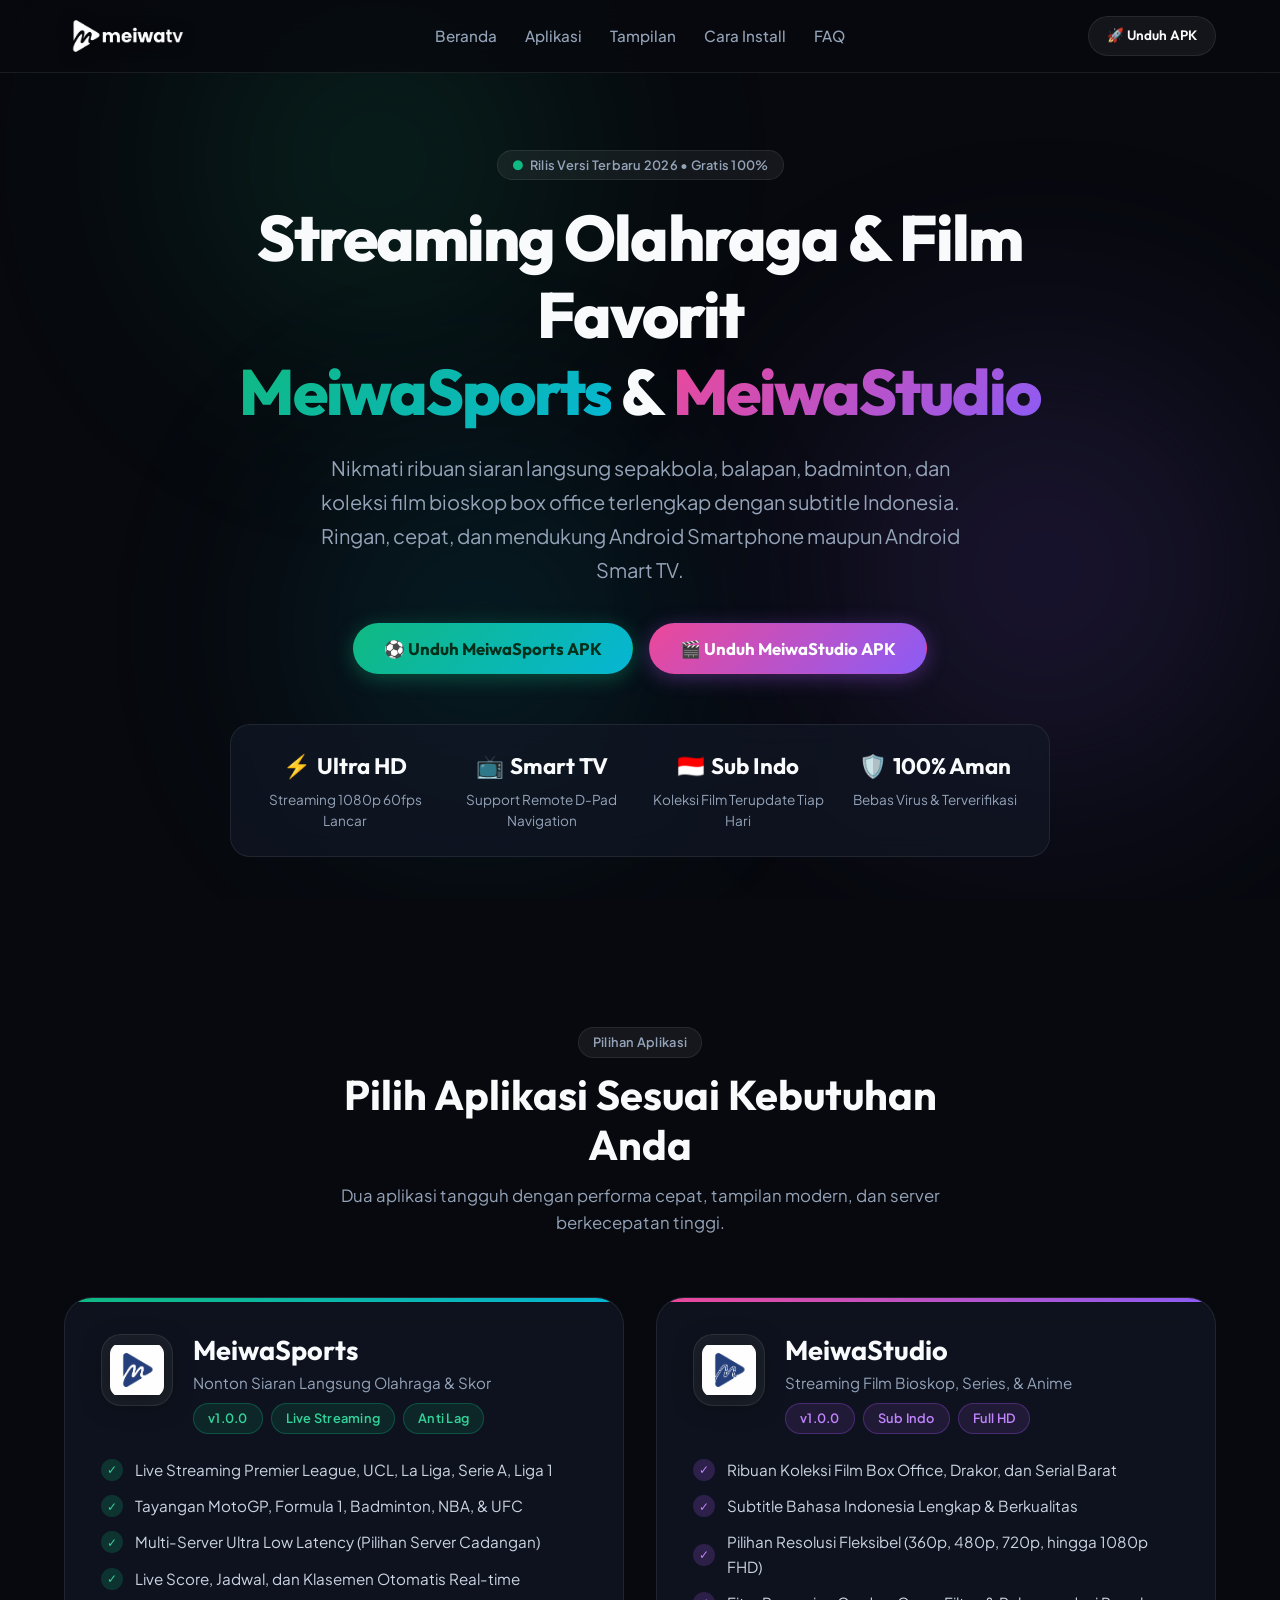
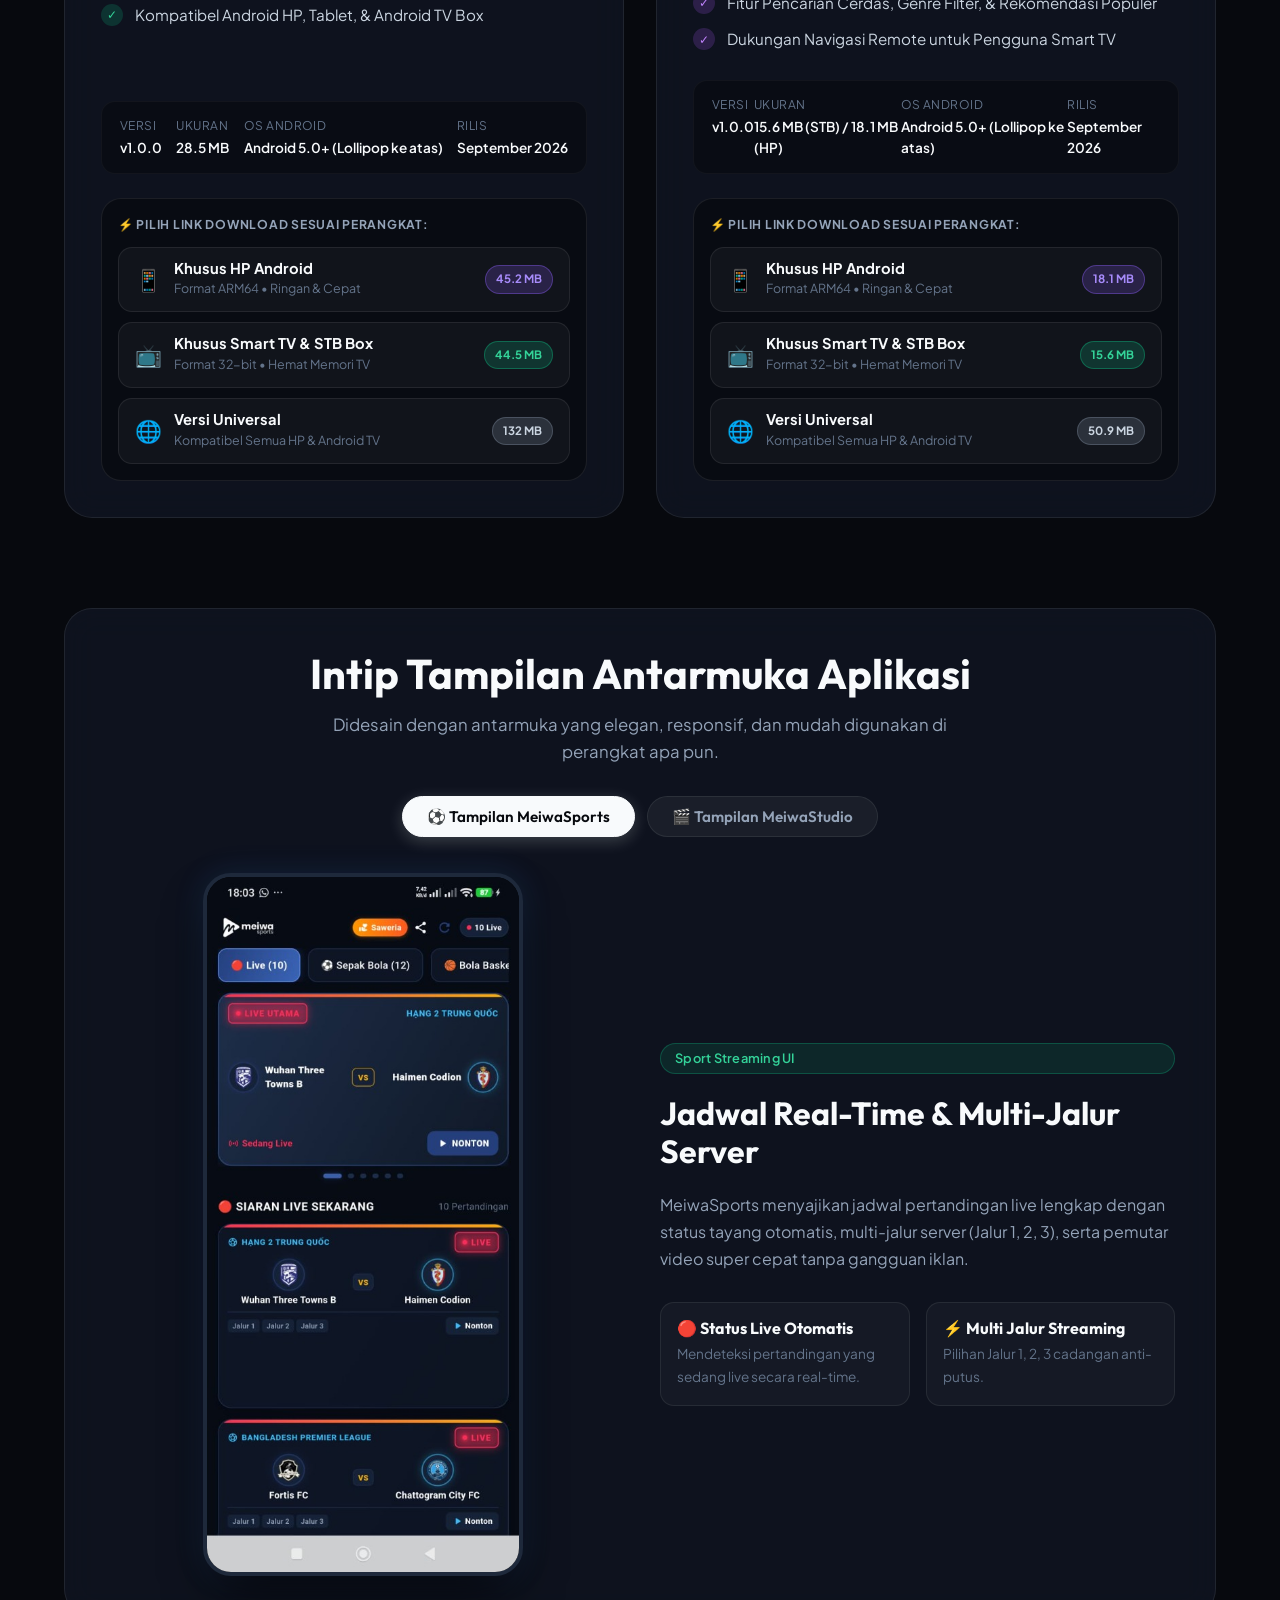
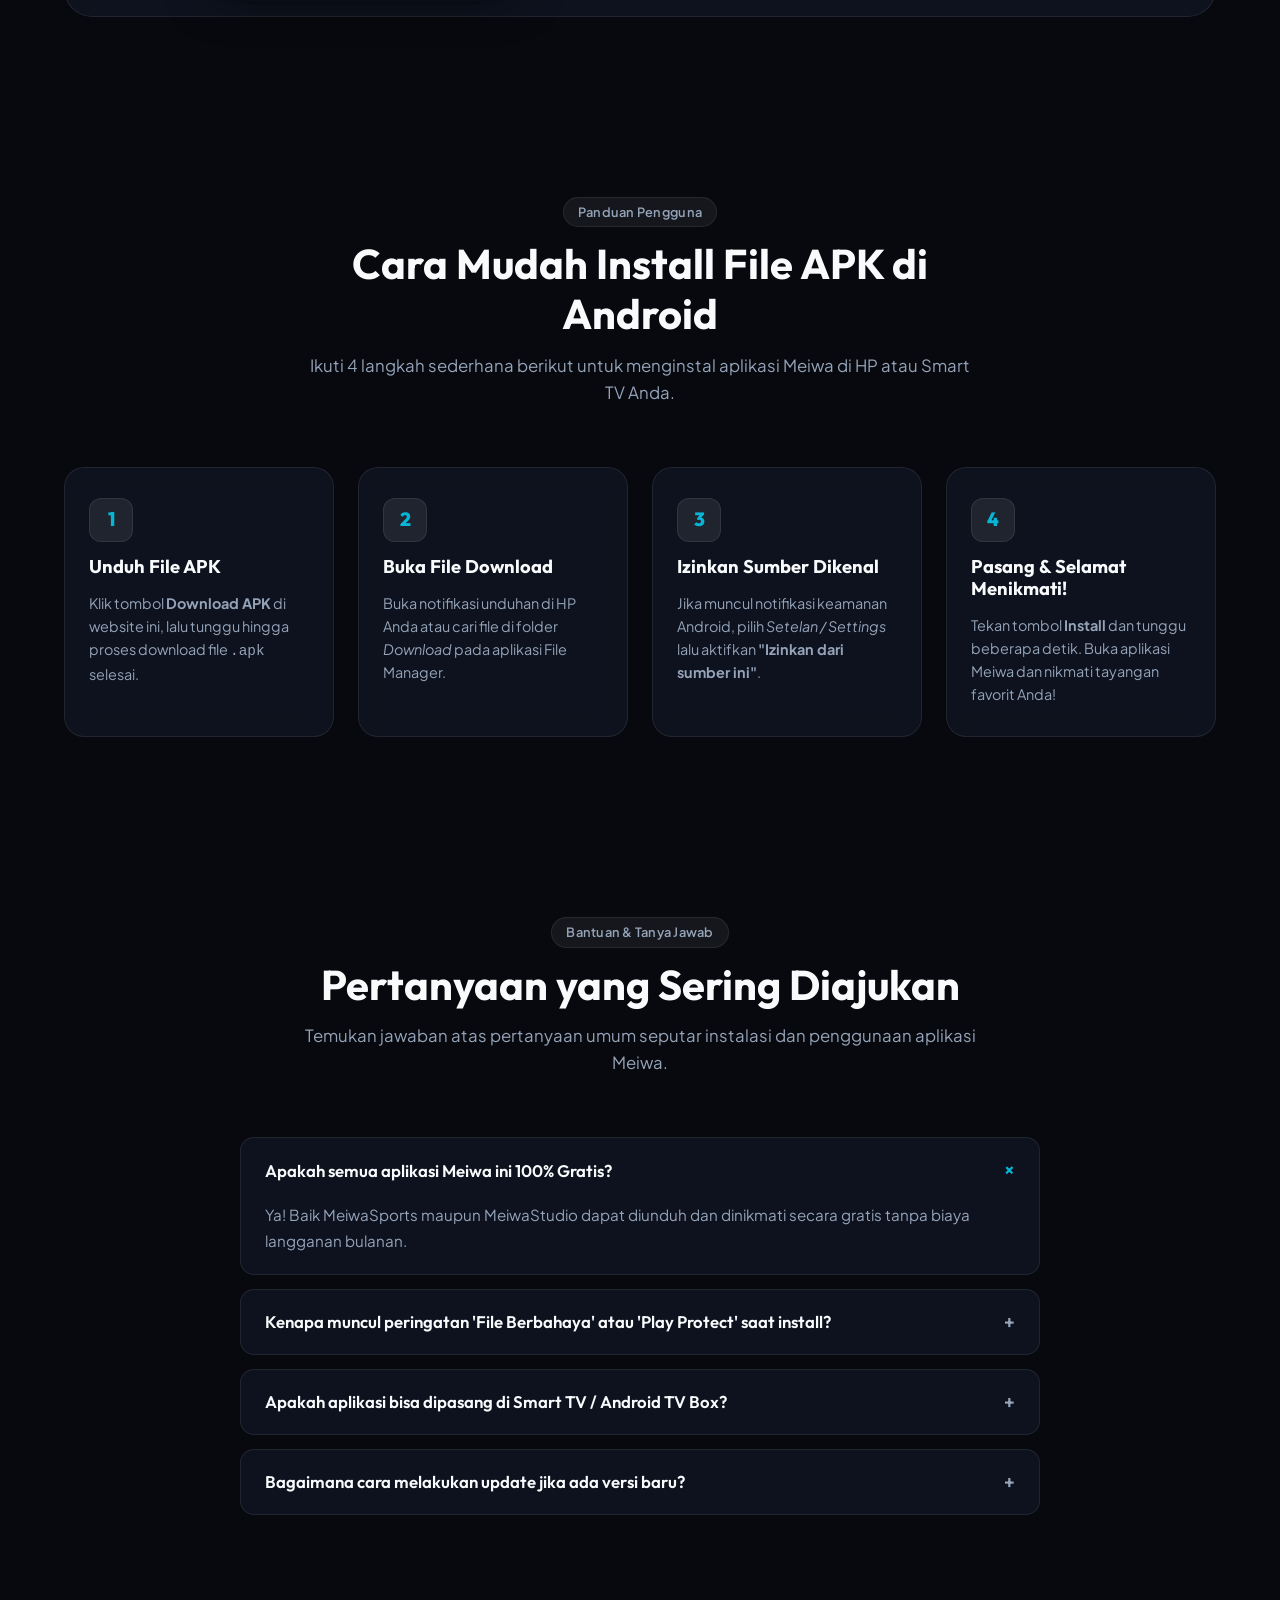
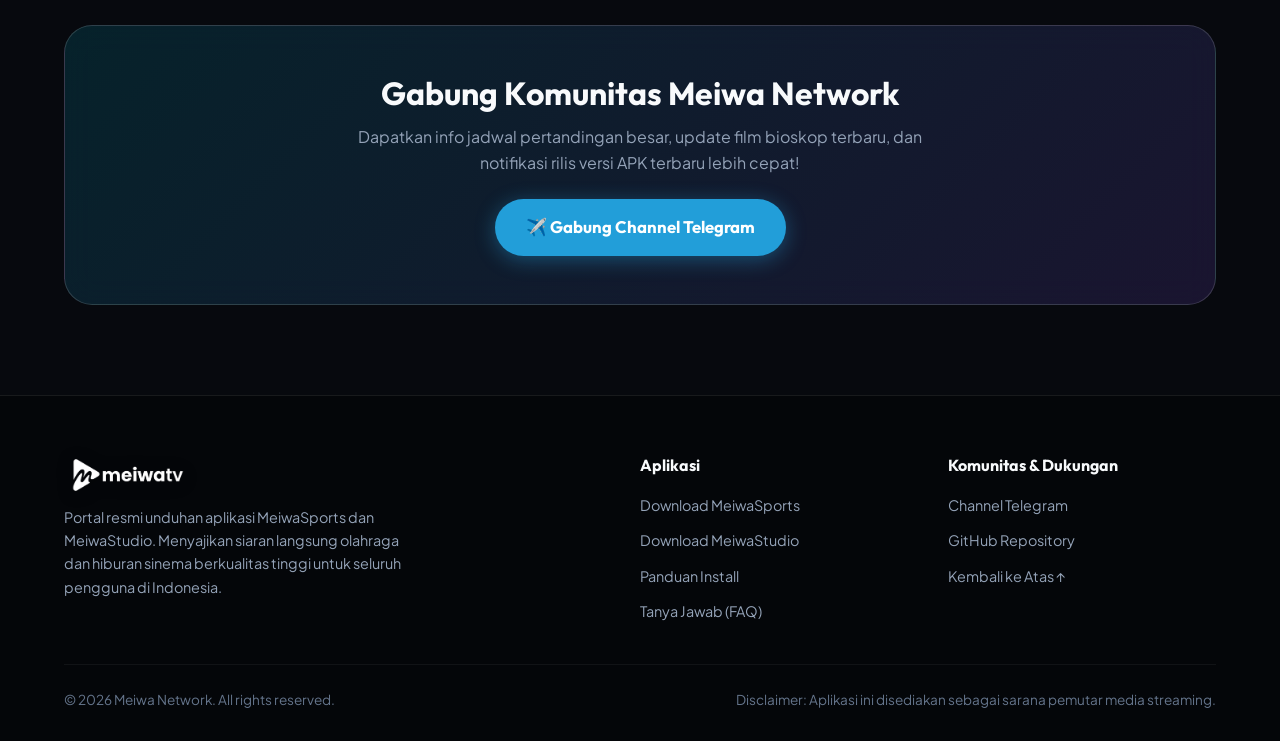
<file: index.html>
<!DOCTYPE html>
<html lang="id">

<head>
  <meta charset="UTF-8">
  <meta name="viewport" content="width=device-width, initial-scale=1.0">
  <title>Meiwa Apps Portal | Download APK Resmi MeiwaSports & MeiwaStudio</title>
  <meta name="description"
    content="Download APK resmi MeiwaSports (Live Streaming Olahraga & Score) dan MeiwaStudio (Nonton Film & Series Sub Indo). Gratis, cepat, dan lancar untuk Android & Smart TV.">
  <meta name="keywords"
    content="meiwasports apk, meiwastudio apk, download meiwa tv, nonton bola live streaming gratis, nonton film gratis sub indo, streaming apk android tv">
  <meta name="author" content="Meiwa Network">

  <!-- Open Graph / Facebook / WhatsApp -->
  <meta property="og:type" content="website">
  <meta property="og:url" content="https://meiwa.my.id/">
  <meta property="og:title" content="Meiwa Apps - Download APK MeiwaSports & MeiwaStudio">
  <meta property="og:description"
    content="Nonton Live Streaming Bola, MotoGP, F1, dan Ribuan Film Bioskop Sub Indo Gratis di Android & Smart TV.">
  <meta property="og:image" content="assets/logo-main.png">

  <!-- Favicon -->
  <link rel="icon" type="image/png" href="assets/logo-icon.png">

  <!-- Google Fonts -->
  <link rel="preconnect" href="https://fonts.googleapis.com">
  <link rel="preconnect" href="https://fonts.gstatic.com" crossorigin>
  <link
    href="https://fonts.googleapis.com/css2?family=Outfit:wght@400;500;600;700;800;900&family=Plus+Jakarta+Sans:wght@400;500;600;700&display=swap"
    rel="stylesheet">

  <!-- Stylesheet -->
  <link rel="stylesheet" href="style.css?v=1.0.2">
</head>

<body>

  <!-- Ambient Glowing Background -->
  <div class="bg-ambient">
    <div class="ambient-blob blob-1"></div>
    <div class="ambient-blob blob-2"></div>
    <div class="ambient-blob blob-3"></div>
  </div>

  <!-- Navigation Bar -->
  <nav class="navbar" id="navbar">
    <div class="container">
      <a href="#" class="nav-brand">
        <img src="assets/logo-mobile.png" alt="Meiwa Logo">
      </a>

      <ul class="nav-links">
        <li><a href="#hero">Beranda</a></li>
        <li><a href="#apps">Aplikasi</a></li>
        <li><a href="#preview">Tampilan</a></li>
        <li><a href="#tutorial">Cara Install</a></li>
        <li><a href="#faq">FAQ</a></li>
      </ul>

      <div class="nav-actions">
        <a href="#apps" class="btn btn-glass btn-sm">
          <span>🚀 Unduh APK</span>
        </a>
      </div>
    </div>
  </nav>

  <!-- Hero Section -->
  <header class="hero" id="hero">
    <div class="container">
      <div class="hero-content">
        <div class="hero-badge-container">
          <span class="badge-pill">
            <span style="color: #10b981;">●</span> Rilis Versi Terbaru 2026 • Gratis 100%
          </span>
        </div>

        <h1 class="hero-title">
          Streaming Olahraga & Film Favorit <br>
          <span class="gradient-text-sports">MeiwaSports</span> & <span class="gradient-text-studio">MeiwaStudio</span>
        </h1>

        <p class="hero-subtitle">
          Nikmati ribuan siaran langsung sepakbola, balapan, badminton, dan koleksi film bioskop box office terlengkap
          dengan subtitle Indonesia. Ringan, cepat, dan mendukung Android Smartphone maupun Android Smart TV.
        </p>

        <div class="hero-cta">
          <button type="button" class="btn btn-sports btn-lg" onclick="openDownloadModal('sports')">
            <span>⚽ Unduh MeiwaSports APK</span>
          </button>
          <button type="button" class="btn btn-studio btn-lg" onclick="openDownloadModal('studio')">
            <span>🎬 Unduh MeiwaStudio APK</span>
          </button>
        </div>

        <!-- Highlights & Stats -->
        <div class="hero-stats">
          <div class="stat-item">
            <div class="stat-number">
              <span>⚡</span> Ultra HD
            </div>
            <div class="stat-label">Streaming 1080p 60fps Lancar</div>
          </div>

          <div class="stat-item">
            <div class="stat-number">
              <span>📺</span> Smart TV
            </div>
            <div class="stat-label">Support Remote D-Pad Navigation</div>
          </div>

          <div class="stat-item">
            <div class="stat-number">
              <span>🇮🇩</span> Sub Indo
            </div>
            <div class="stat-label">Koleksi Film Terupdate Tiap Hari</div>
          </div>

          <div class="stat-item">
            <div class="stat-number">
              <span>🛡️</span> 100% Aman
            </div>
            <div class="stat-label">Bebas Virus & Terverifikasi</div>
          </div>
        </div>
      </div>
    </div>
  </header>

  <!-- Apps Showcase Section -->
  <section class="section" id="apps">
    <div class="container">
      <div class="section-header">
        <span class="badge-pill" style="margin-bottom: 12px;">Pilihan Aplikasi</span>
        <h2 class="section-title">Pilih Aplikasi Sesuai Kebutuhan Anda</h2>
        <p class="section-subtitle">Dua aplikasi tangguh dengan performa cepat, tampilan modern, dan server berkecepatan
          tinggi.</p>
      </div>

      <div class="apps-grid">

        <!-- CARD 1: MEIWASPORTS -->
        <div class="app-card app-card-sports">
          <div>
            <div class="app-card-header">
              <img src="assets/logo-sports.png" alt="MeiwaSports Icon" class="app-card-icon">
              <div class="app-card-meta">
                <h3 class="app-card-name">MeiwaSports</h3>
                <p class="app-card-tagline">Nonton Siaran Langsung Olahraga & Skor</p>
                <div class="app-card-badges">
                  <span class="badge-pill badge-sports sports-version">v1.0.0</span>
                  <span class="badge-pill badge-sports">Live Streaming</span>
                  <span class="badge-pill badge-sports">Anti Lag</span>
                </div>
              </div>
            </div>

            <ul class="app-features-list">
              <li>
                <span class="icon-check">✓</span>
                <span>Live Streaming Premier League, UCL, La Liga, Serie A, Liga 1</span>
              </li>
              <li>
                <span class="icon-check">✓</span>
                <span>Tayangan MotoGP, Formula 1, Badminton, NBA, & UFC</span>
              </li>
              <li>
                <span class="icon-check">✓</span>
                <span>Multi-Server Ultra Low Latency (Pilihan Server Cadangan)</span>
              </li>
              <li>
                <span class="icon-check">✓</span>
                <span>Live Score, Jadwal, dan Klasemen Otomatis Real-time</span>
              </li>
              <li>
                <span class="icon-check">✓</span>
                <span>Kompatibel Android HP, Tablet, & Android TV Box</span>
              </li>
            </ul>
          </div>

          <div>
            <div class="app-specs-row">
              <div class="spec-col">
                <span>Versi</span>
                <span class="sports-version">v1.0.0</span>
              </div>
              <div class="spec-col">
                <span>Ukuran</span>
                <span class="sports-size">28.5 MB</span>
              </div>
              <div class="spec-col">
                <span>OS Android</span>
                <span class="sports-android">5.0+</span>
              </div>
              <div class="spec-col">
                <span>Rilis</span>
                <span class="sports-updated">Terbaru</span>
              </div>
            </div>

            <div class="platform-download-box">
              <div class="platform-download-label">⚡ PILIH LINK DOWNLOAD SESUAI PERANGKAT:</div>
              <div class="platform-btn-group">
                <a href="https://drive.google.com/uc?export=download&id=1sWP2kF5n2mlUH2bNf4JsQ3jYTxerni7x"
                  target="_blank" rel="noopener noreferrer" class="platform-btn platform-btn-hp">
                  <div class="platform-btn-left">
                    <span class="platform-btn-icon">📱</span>
                    <div class="platform-btn-text">
                      <span class="platform-btn-title">Khusus HP Android</span>
                      <span class="platform-btn-desc">Format ARM64 • Ringan & Cepat</span>
                    </div>
                  </div>
                  <span class="platform-badge"
                    style="background: rgba(139, 92, 246, 0.2); color: #a78bfa; border-color: rgba(139, 92, 246, 0.4);">45.2
                    MB</span>
                </a>

                <a href="https://drive.google.com/uc?export=download&id=1s0hHDHYfVo8bqAoSK0rHVRcrUFUpd6QY"
                  target="_blank" rel="noopener noreferrer" class="platform-btn platform-btn-tv">
                  <div class="platform-btn-left">
                    <span class="platform-btn-icon">📺</span>
                    <div class="platform-btn-text">
                      <span class="platform-btn-title">Khusus Smart TV & STB Box</span>
                      <span class="platform-btn-desc">Format 32-bit • Hemat Memori TV</span>
                    </div>
                  </div>
                  <span class="platform-badge"
                    style="background: rgba(16, 185, 129, 0.2); color: #34d399; border-color: rgba(16, 185, 129, 0.4);">44.5
                    MB</span>
                </a>

                <a href="https://drive.google.com/uc?export=download&id=19gBdRmoCI3Q4qErca5a8f7u0ix5_iVoG"
                  target="_blank" rel="noopener noreferrer" class="platform-btn platform-btn-univ">
                  <div class="platform-btn-left">
                    <span class="platform-btn-icon">🌐</span>
                    <div class="platform-btn-text">
                      <span class="platform-btn-title">Versi Universal</span>
                      <span class="platform-btn-desc">Kompatibel Semua HP & Android TV</span>
                    </div>
                  </div>
                  <span class="platform-badge"
                    style="background: rgba(148, 163, 184, 0.2); color: #cbd5e1; border-color: rgba(148, 163, 184, 0.3);">132
                    MB</span>
                </a>
              </div>
            </div>
          </div>
        </div>

        <!-- CARD 2: MEIWASTUDIO -->
        <div class="app-card app-card-studio">
          <div>
            <div class="app-card-header">
              <img src="assets/logo-studio.png" alt="MeiwaStudio Icon" class="app-card-icon">
              <div class="app-card-meta">
                <h3 class="app-card-name">MeiwaStudio</h3>
                <p class="app-card-tagline">Streaming Film Bioskop, Series, & Anime</p>
                <div class="app-card-badges">
                  <span class="badge-pill badge-studio studio-version">v1.0.0</span>
                  <span class="badge-pill badge-studio">Sub Indo</span>
                  <span class="badge-pill badge-studio">Full HD</span>
                </div>
              </div>
            </div>

            <ul class="app-features-list">
              <li>
                <span class="icon-check">✓</span>
                <span>Ribuan Koleksi Film Box Office, Drakor, dan Serial Barat</span>
              </li>
              <li>
                <span class="icon-check">✓</span>
                <span>Subtitle Bahasa Indonesia Lengkap & Berkualitas</span>
              </li>
              <li>
                <span class="icon-check">✓</span>
                <span>Pilihan Resolusi Fleksibel (360p, 480p, 720p, hingga 1080p FHD)</span>
              </li>
              <li>
                <span class="icon-check">✓</span>
                <span>Fitur Pencarian Cerdas, Genre Filter, & Rekomendasi Populer</span>
              </li>
              <li>
                <span class="icon-check">✓</span>
                <span>Dukungan Navigasi Remote untuk Pengguna Smart TV</span>
              </li>
            </ul>
          </div>

          <div>
            <div class="app-specs-row">
              <div class="spec-col">
                <span>Versi</span>
                <span class="studio-version">v1.0.0</span>
              </div>
              <div class="spec-col">
                <span>Ukuran</span>
                <span class="studio-size">15.6 - 18 MB</span>
              </div>
              <div class="spec-col">
                <span>OS Android</span>
                <span class="studio-android">5.0+</span>
              </div>
              <div class="spec-col">
                <span>Rilis</span>
                <span class="studio-updated">Terbaru</span>
              </div>
            </div>

            <div class="platform-download-box">
              <div class="platform-download-label">⚡ PILIH LINK DOWNLOAD SESUAI PERANGKAT:</div>
              <div class="platform-btn-group">
                <a href="https://drive.google.com/uc?export=download&id=1elPWgczMwY7oJ4T1MM7nyO8SqFH0zrd7"
                  target="_blank" rel="noopener noreferrer" class="platform-btn platform-btn-hp">
                  <div class="platform-btn-left">
                    <span class="platform-btn-icon">📱</span>
                    <div class="platform-btn-text">
                      <span class="platform-btn-title">Khusus HP Android</span>
                      <span class="platform-btn-desc">Format ARM64 • Ringan & Cepat</span>
                    </div>
                  </div>
                  <span class="platform-badge"
                    style="background: rgba(139, 92, 246, 0.2); color: #a78bfa; border-color: rgba(139, 92, 246, 0.4);">18.1
                    MB</span>
                </a>

                <a href="https://drive.google.com/uc?export=download&id=1No7NFfkLCvZb4RUdqO1yhKZzB5mFPPxj"
                  target="_blank" rel="noopener noreferrer" class="platform-btn platform-btn-tv">
                  <div class="platform-btn-left">
                    <span class="platform-btn-icon">📺</span>
                    <div class="platform-btn-text">
                      <span class="platform-btn-title">Khusus Smart TV & STB Box</span>
                      <span class="platform-btn-desc">Format 32-bit • Hemat Memori TV</span>
                    </div>
                  </div>
                  <span class="platform-badge"
                    style="background: rgba(16, 185, 129, 0.2); color: #34d399; border-color: rgba(16, 185, 129, 0.4);">15.6
                    MB</span>
                </a>

                <a href="https://drive.google.com/uc?export=download&id=1iJSlxHl2gb3omFR_rVGdsPr9JnP-CVC2"
                  target="_blank" rel="noopener noreferrer" class="platform-btn platform-btn-univ">
                  <div class="platform-btn-left">
                    <span class="platform-btn-icon">🌐</span>
                    <div class="platform-btn-text">
                      <span class="platform-btn-title">Versi Universal</span>
                      <span class="platform-btn-desc">Kompatibel Semua HP & Android TV</span>
                    </div>
                  </div>
                  <span class="platform-badge"
                    style="background: rgba(148, 163, 184, 0.2); color: #cbd5e1; border-color: rgba(148, 163, 184, 0.3);">50.9
                    MB</span>
                </a>
              </div>
            </div>
          </div>
        </div>

      </div>
    </div>
  </section>

  <!-- Interactive Preview Showcase -->
  <section class="section" id="preview" style="padding-top: 0;">
    <div class="container">
      <div class="showcase-wrapper">
        <div class="section-header" style="margin-bottom: 30px;">
          <h2 class="section-title">Intip Tampilan Antarmuka Aplikasi</h2>
          <p class="section-subtitle">Didesain dengan antarmuka yang elegan, responsif, dan mudah digunakan di perangkat
            apa pun.</p>
        </div>

        <div class="showcase-tabs">
          <button type="button" class="showcase-tab-btn active" data-target="previewSports">⚽ Tampilan
            MeiwaSports</button>
          <button type="button" class="showcase-tab-btn" data-target="previewStudio">🎬 Tampilan MeiwaStudio</button>
        </div>

        <!-- View 1: Sports Preview -->
        <div class="showcase-view active" id="previewSports">
          <div class="showcase-mockup-frame">
            <img src="assets/screen-sports.png" alt="Tampilan MeiwaSports Mobile & TV">
          </div>
          <div class="showcase-details">
            <span class="badge-pill badge-sports">Sport Streaming UI</span>
            <h3>Jadwal Real-Time & Multi-Jalur Server</h3>
            <p>
              MeiwaSports menyajikan jadwal pertandingan live lengkap dengan status tayang otomatis, multi-jalur server
              (Jalur 1, 2, 3), serta pemutar video super cepat tanpa gangguan iklan.
            </p>
            <div class="feature-mini-grid">
              <div class="feature-mini-card">
                <h4>🔴 Status Live Otomatis</h4>
                <p>Mendeteksi pertandingan yang sedang live secara real-time.</p>
              </div>
              <div class="feature-mini-card">
                <h4>⚡ Multi Jalur Streaming</h4>
                <p>Pilihan Jalur 1, 2, 3 cadangan anti-putus.</p>
              </div>
            </div>
          </div>
        </div>

        <!-- View 2: Studio Preview -->
        <div class="showcase-view" id="previewStudio">
          <div class="showcase-mockup-frame">
            <img src="assets/screen-studio.png" alt="Tampilan MeiwaStudio Nonton Film">
          </div>
          <div class="showcase-details">
            <span class="badge-pill badge-studio">Movie Streaming UI</span>
            <h3>Top Movies Banner, Film & Series Unggulan</h3>
            <p>
              MeiwaStudio hadir dengan Banner Slider Top Movie, badge kualitas dinamis (HD, CAM, Series), serta koleksi
              lengkap Film & Drama Seri dengan subtitle Indonesia jernih.
            </p>
            <div class="feature-mini-grid">
              <div class="feature-mini-card">
                <h4>🔥 Top 5 Slider Banner</h4>
                <p>Rekomendasi film trending bulanan di halaman utama.</p>
              </div>
              <div class="feature-mini-card">
                <h4>✨ Badge Kualitas Dinamis</h4>
                <p>Indikator HD, CAM, Series, serta Rating IMDb akurat.</p>
              </div>
            </div>
          </div>
        </div>

      </div>
    </div>
  </section>

  <!-- Tutorial / Panduan Install APK -->
  <section class="section" id="tutorial">
    <div class="container">
      <div class="section-header">
        <span class="badge-pill" style="margin-bottom: 12px;">Panduan Pengguna</span>
        <h2 class="section-title">Cara Mudah Install File APK di Android</h2>
        <p class="section-subtitle">Ikuti 4 langkah sederhana berikut untuk menginstal aplikasi Meiwa di HP atau Smart
          TV Anda.</p>
      </div>

      <div class="install-steps-grid">
        <div class="step-card">
          <div class="step-number">1</div>
          <h3>Unduh File APK</h3>
          <p>Klik tombol <strong>Download APK</strong> di website ini, lalu tunggu hingga proses download file
            <code>.apk</code> selesai.
          </p>
        </div>

        <div class="step-card">
          <div class="step-number">2</div>
          <h3>Buka File Download</h3>
          <p>Buka notifikasi unduhan di HP Anda atau cari file di folder <em>Download</em> pada aplikasi File Manager.
          </p>
        </div>

        <div class="step-card">
          <div class="step-number">3</div>
          <h3>Izinkan Sumber Dikenal</h3>
          <p>Jika muncul notifikasi keamanan Android, pilih <em>Setelan / Settings</em> lalu aktifkan <strong>"Izinkan
              dari sumber ini"</strong>.</p>
        </div>

        <div class="step-card">
          <div class="step-number">4</div>
          <h3>Pasang & Selamat Menikmati!</h3>
          <p>Tekan tombol <strong>Install</strong> dan tunggu beberapa detik. Buka aplikasi Meiwa dan nikmati tayangan
            favorit Anda!</p>
        </div>
      </div>
    </div>
  </section>

  <!-- FAQ Section -->
  <section class="section" id="faq">
    <div class="container">
      <div class="section-header">
        <span class="badge-pill" style="margin-bottom: 12px;">Bantuan & Tanya Jawab</span>
        <h2 class="section-title">Pertanyaan yang Sering Diajukan</h2>
        <p class="section-subtitle">Temukan jawaban atas pertanyaan umum seputar instalasi dan penggunaan aplikasi
          Meiwa.</p>
      </div>

      <div class="faq-list" id="faqList">
        <!-- Rendered dynamically by config.js & app.js -->
      </div>
    </div>
  </section>

  <!-- Telegram / Community CTA Banner -->
  <section class="section" style="padding-top: 20px;">
    <div class="container">
      <div
        style="background: linear-gradient(135deg, rgba(6, 182, 212, 0.15) 0%, rgba(139, 92, 246, 0.15) 100%); border: 1px solid var(--border-accent); border-radius: var(--radius-xl); padding: 48px 32px; text-align: center; backdrop-filter: blur(16px);">
        <h2 style="font-size: 2rem; margin-bottom: 12px;">Gabung Komunitas Meiwa Network</h2>
        <p style="color: var(--text-muted); max-width: 600px; margin: 0 auto 24px;">Dapatkan info jadwal pertandingan
          besar, update film bioskop terbaru, dan notifikasi rilis versi APK terbaru lebih cepat!</p>
        <a href="https://t.me/meiwatv" target="_blank" class="btn btn-sports btn-lg"
          style="background: #229ED9; color: #fff; box-shadow: 0 4px 20px rgba(34, 158, 217, 0.4);">
          <span>✈️ Gabung Channel Telegram</span>
        </a>
      </div>
    </div>
  </section>

  <!-- Footer -->
  <footer class="footer">
    <div class="container">
      <div class="footer-grid">
        <div class="footer-brand">
          <a href="#" class="nav-brand">
            <img src="assets/logo-mobile.png" alt="Meiwa Logo">
          </a>
          <p>Portal resmi unduhan aplikasi MeiwaSports dan MeiwaStudio. Menyajikan siaran langsung olahraga dan hiburan
            sinema berkualitas tinggi untuk seluruh pengguna di Indonesia.</p>
        </div>

        <div class="footer-col">
          <h4>Aplikasi</h4>
          <ul class="footer-links">
            <li><a href="javascript:void(0)" onclick="openDownloadModal('sports')">Download MeiwaSports</a></li>
            <li><a href="javascript:void(0)" onclick="openDownloadModal('studio')">Download MeiwaStudio</a></li>
            <li><a href="#tutorial">Panduan Install</a></li>
            <li><a href="#faq">Tanya Jawab (FAQ)</a></li>
          </ul>
        </div>

        <div class="footer-col">
          <h4>Komunitas & Dukungan</h4>
          <ul class="footer-links">
            <li><a href="https://t.me/meiwatv" target="_blank">Channel Telegram</a></li>
            <li><a href="https://github.com/adityafarid0112/meiwatv" target="_blank">GitHub Repository</a></li>
            <li><a href="#hero">Kembali ke Atas ↑</a></li>
          </ul>
        </div>
      </div>

      <div class="footer-bottom">
        <p>&copy; 2026 Meiwa Network. All rights reserved.</p>
        <p>Disclaimer: Aplikasi ini disediakan sebagai sarana pemutar media streaming.</p>
      </div>
    </div>
  </footer>

  <!-- Download Modal Dialog -->
  <div class="modal-overlay" id="downloadModal" role="dialog" aria-modal="true">
    <div class="modal-container">
      <button type="button" class="modal-close-btn" id="modalCloseBtn" aria-label="Tutup Modal">&times;</button>

      <div class="modal-header">
        <img src="assets/logo-sports.png" alt="App Icon" class="modal-app-icon" id="modalAppIcon">
        <div>
          <h3 class="modal-title" id="modalAppName">MeiwaSports</h3>
          <p class="modal-tagline" id="modalAppTagline">v1.0.0 • 28.5 MB • Android 5.0+</p>
        </div>
      </div>

      <div class="modal-changelog-box">
        <div class="modal-changelog-title">📋 Catatan Pembaruan (Changelog):</div>
        <ul class="modal-changelog-list" id="modalChangelogList">
          <li>Rilis versi perdana</li>
        </ul>
      </div>

      <p style="font-size: 0.85rem; color: var(--text-muted); margin-bottom: 12px; font-weight: 600;">PILIH SERVER
        DOWNLOAD:</p>
      <div class="download-server-list" id="modalServerList">
        <!-- Rendered by app.js -->
      </div>

      <p style="font-size: 0.78rem; color: var(--text-dim); text-align: center;">
        🔒 File APK resmi, bersih dari virus, dan aman diinstall.
      </p>
    </div>
  </div>

  <!-- Scripts -->
  <script src="config.js?v=1.0.2"></script>
  <script src="app.js?v=1.0.2"></script>
</body>

</html>
</file>
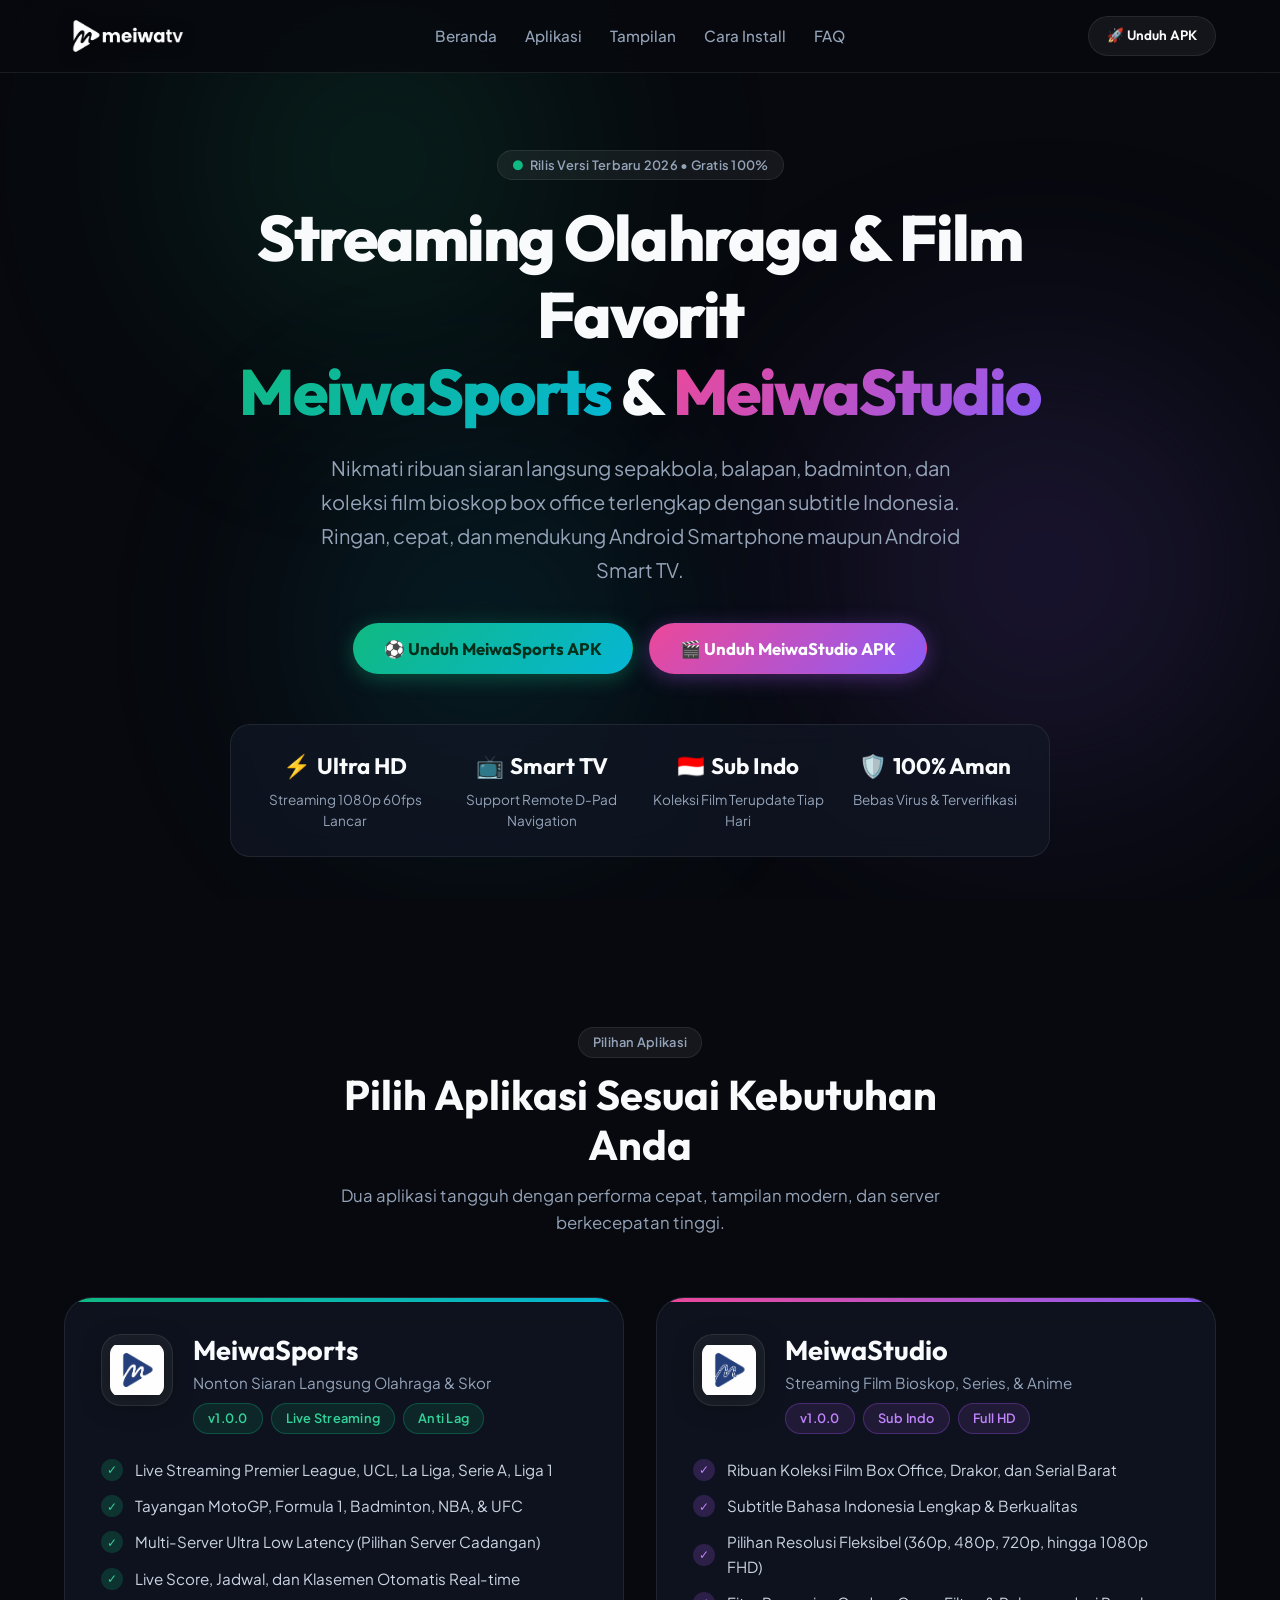
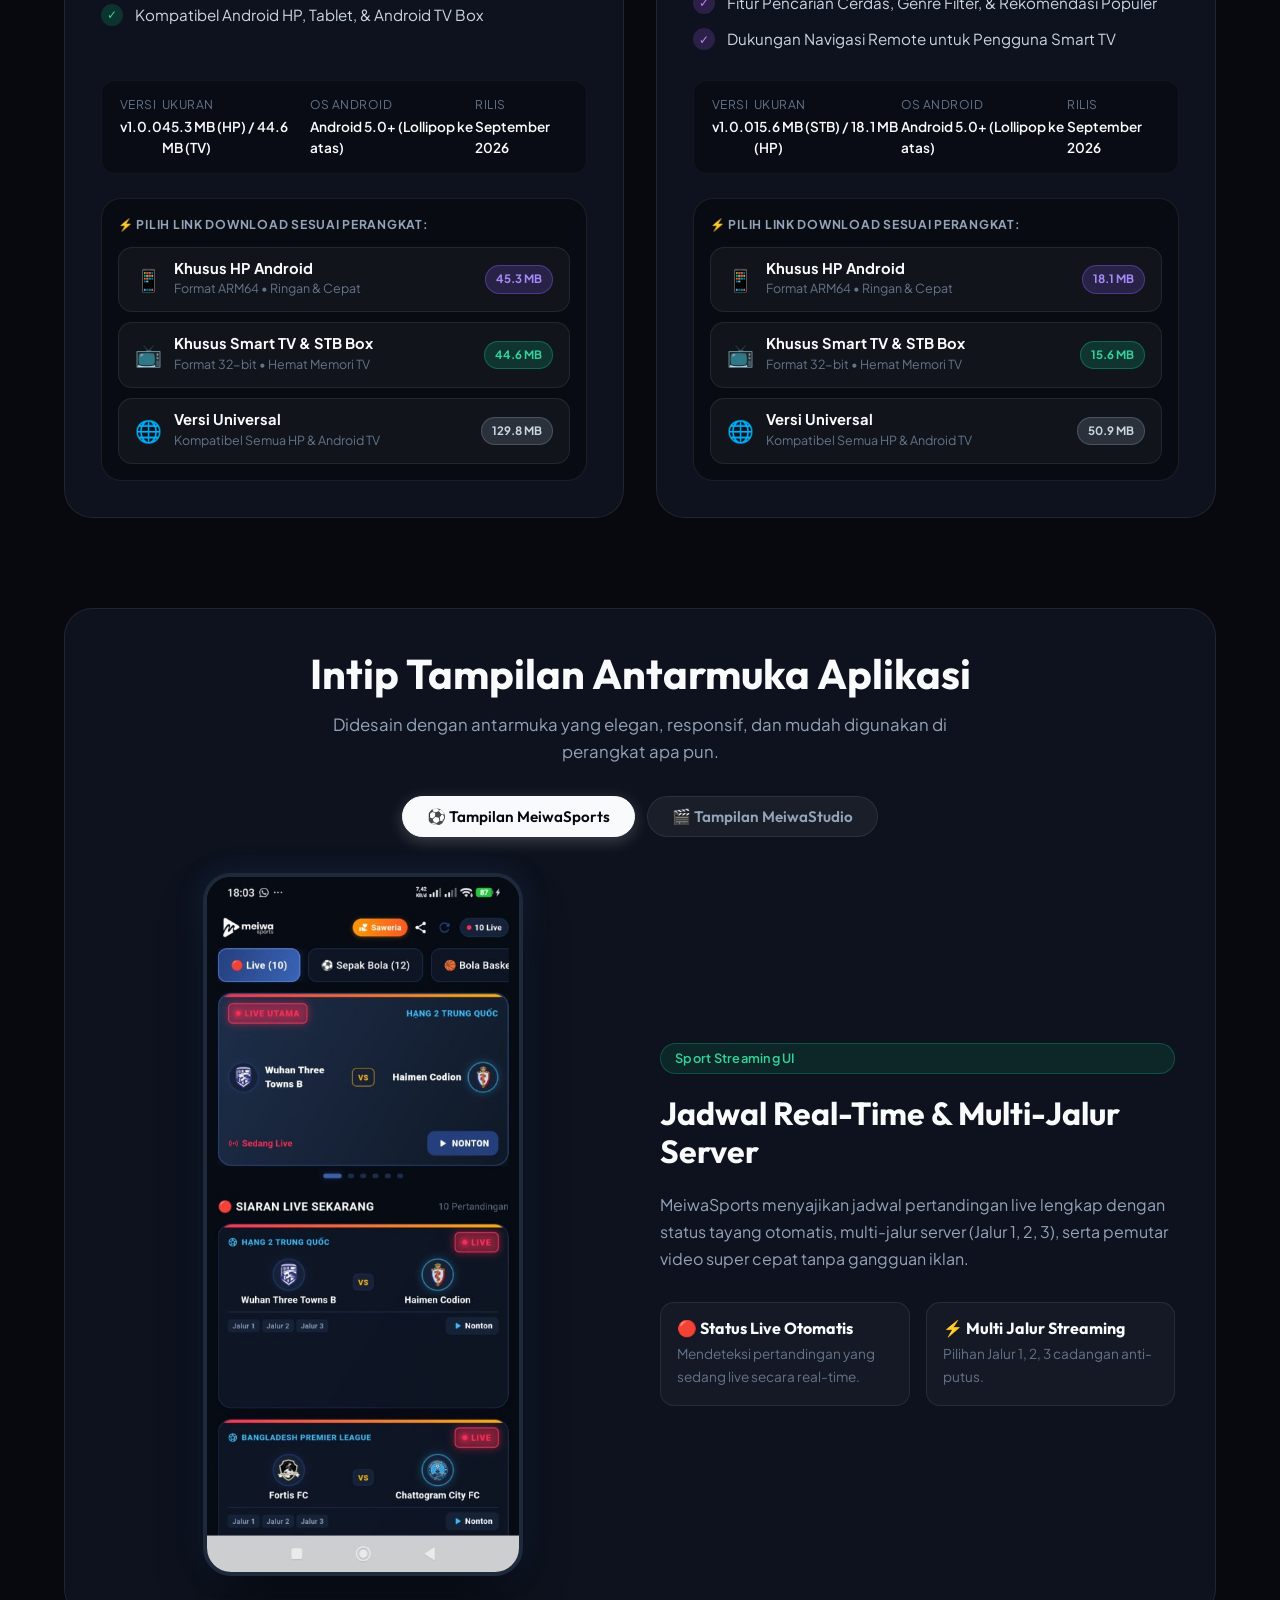
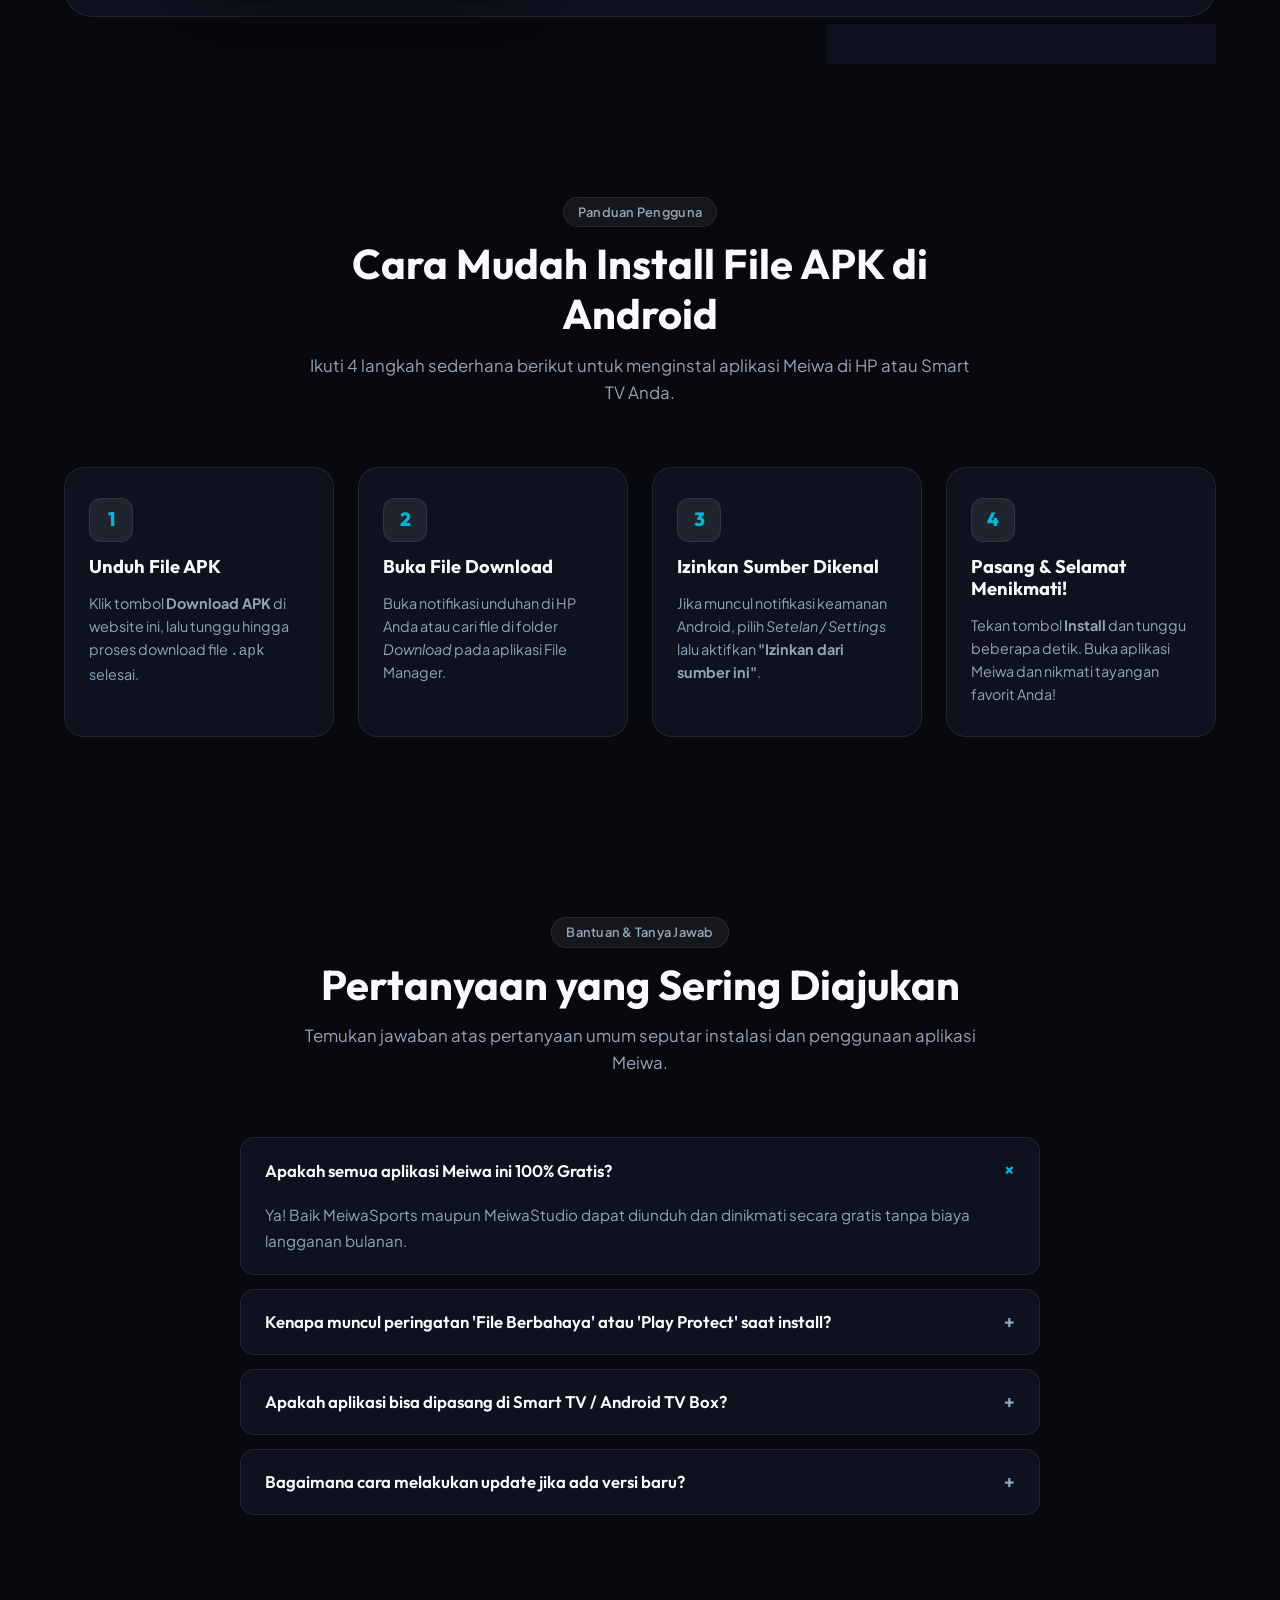
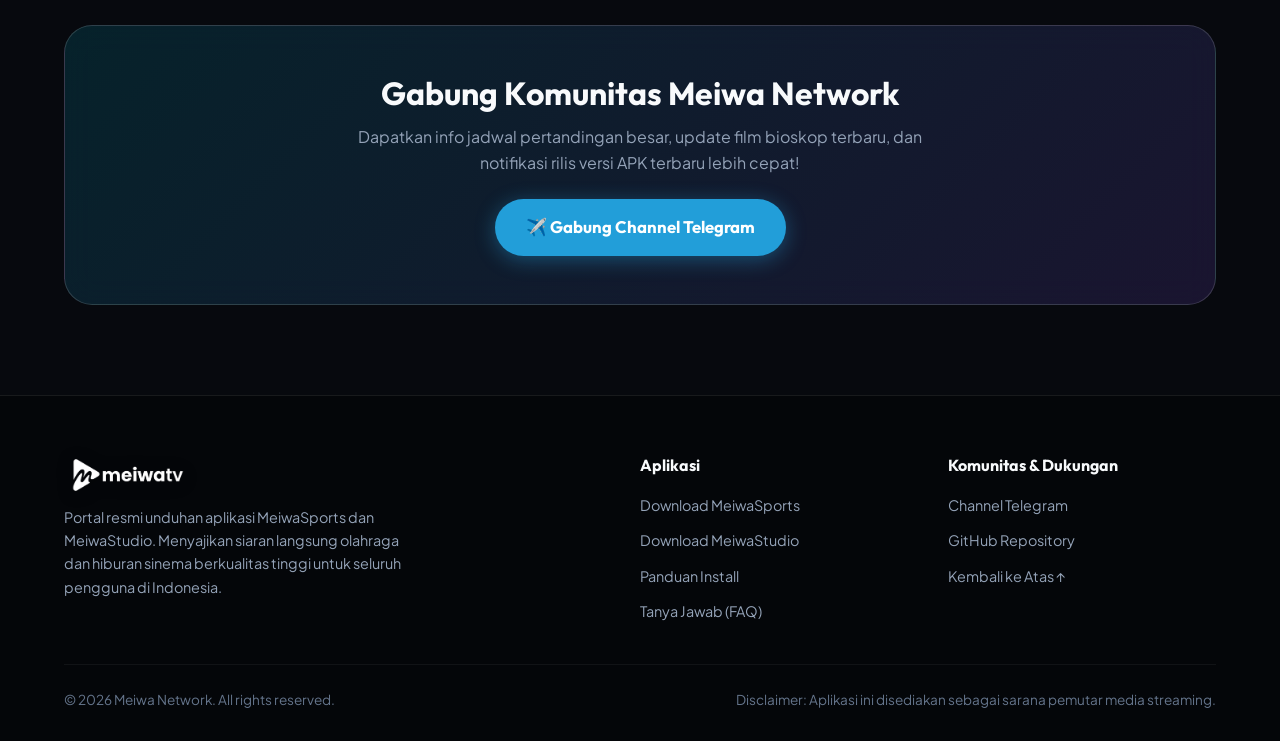
<file: portal/index.html>
<!DOCTYPE html>
<html lang="id">

<head>
  <meta charset="UTF-8">
  <meta name="viewport" content="width=device-width, initial-scale=1.0">
  <title>Meiwa Apps Portal | Download APK Resmi MeiwaSports & MeiwaStudio</title>
  <meta name="description"
    content="Download APK resmi MeiwaSports (Live Streaming Olahraga & Score) dan MeiwaStudio (Nonton Film & Series Sub Indo). Gratis, cepat, dan lancar untuk Android & Smart TV.">
  <meta name="keywords"
    content="meiwasports apk, meiwastudio apk, download meiwa tv, nonton bola live streaming gratis, nonton film gratis sub indo, streaming apk android tv">
  <meta name="author" content="Meiwa Network">
  <meta name="revised" content="Saturday, September 19th, 2026, 10:38 am">

  <!-- Open Graph / Facebook / WhatsApp -->
  <meta property="og:type" content="website">
  <meta property="og:url" content="https://meiwa.my.id/">
  <meta property="og:title" content="Meiwa Apps - Download APK MeiwaSports & MeiwaStudio">
  <meta property="og:description"
    content="Nonton Live Streaming Bola, MotoGP, F1, dan Ribuan Film Bioskop Sub Indo Gratis di Android & Smart TV.">
  <meta property="og:image" content="assets/logo-main.png">

  <!-- Favicon -->
  <link rel="icon" type="image/png" href="assets/logo-icon.png">

  <!-- Google Fonts -->
  <link rel="preconnect" href="https://fonts.googleapis.com">
  <link rel="preconnect" href="https://fonts.gstatic.com" crossorigin>
  <link
    href="https://fonts.googleapis.com/css2?family=Outfit:wght@400;500;600;700;800;900&family=Plus+Jakarta+Sans:wght@400;500;600;700&display=swap"
    rel="stylesheet">

  <!-- Stylesheet -->
  <link rel="stylesheet" href="style.css?v=1.0.2">
</head>

<body>

  <!-- Ambient Glowing Background -->
  <div class="bg-ambient">
    <div class="ambient-blob blob-1"></div>
    <div class="ambient-blob blob-2"></div>
    <div class="ambient-blob blob-3"></div>
  </div>

  <!-- Navigation Bar -->
  <nav class="navbar" id="navbar">
    <div class="container">
      <a href="#" class="nav-brand">
        <img src="assets/logo-mobile.png" alt="Meiwa Logo">
      </a>

      <ul class="nav-links">
        <li><a href="#hero">Beranda</a></li>
        <li><a href="#apps">Aplikasi</a></li>
        <li><a href="#preview">Tampilan</a></li>
        <li><a href="#tutorial">Cara Install</a></li>
        <li><a href="#faq">FAQ</a></li>
      </ul>

      <div class="nav-actions">
        <a href="#apps" class="btn btn-glass btn-sm">
          <span>🚀 Unduh APK</span>
        </a>
      </div>
    </div>
  </nav>

  <!-- Hero Section -->
  <header class="hero" id="hero">
    <div class="container">
      <div class="hero-content">
        <div class="hero-badge-container">
          <span class="badge-pill">
            <span style="color: #10b981;">●</span> Rilis Versi Terbaru 2026 • Gratis 100%
          </span>
        </div>

        <h1 class="hero-title">
          Streaming Olahraga & Film Favorit <br>
          <span class="gradient-text-sports">MeiwaSports</span> & <span class="gradient-text-studio">MeiwaStudio</span>
        </h1>

        <p class="hero-subtitle">
          Nikmati ribuan siaran langsung sepakbola, balapan, badminton, dan koleksi film bioskop box office terlengkap
          dengan subtitle Indonesia. Ringan, cepat, dan mendukung Android Smartphone maupun Android Smart TV.
        </p>

        <div class="hero-cta">
          <button type="button" class="btn btn-sports btn-lg" onclick="openDownloadModal('sports')">
            <span>⚽ Unduh MeiwaSports APK</span>
          </button>
          <button type="button" class="btn btn-studio btn-lg" onclick="openDownloadModal('studio')">
            <span>🎬 Unduh MeiwaStudio APK</span>
          </button>
        </div>

        <!-- Highlights & Stats -->
        <div class="hero-stats">
          <div class="stat-item">
            <div class="stat-number">
              <span>⚡</span> Ultra HD
            </div>
            <div class="stat-label">Streaming 1080p 60fps Lancar</div>
          </div>

          <div class="stat-item">
            <div class="stat-number">
              <span>📺</span> Smart TV
            </div>
            <div class="stat-label">Support Remote D-Pad Navigation</div>
          </div>

          <div class="stat-item">
            <div class="stat-number">
              <span>🇮🇩</span> Sub Indo
            </div>
            <div class="stat-label">Koleksi Film Terupdate Tiap Hari</div>
          </div>

          <div class="stat-item">
            <div class="stat-number">
              <span>🛡️</span> 100% Aman
            </div>
            <div class="stat-label">Bebas Virus & Terverifikasi</div>
          </div>
        </div>
      </div>
    </div>
  </header>

  <!-- Apps Showcase Section -->
  <section class="section" id="apps">
    <div class="container">
      <div class="section-header">
        <span class="badge-pill" style="margin-bottom: 12px;">Pilihan Aplikasi</span>
        <h2 class="section-title">Pilih Aplikasi Sesuai Kebutuhan Anda</h2>
        <p class="section-subtitle">Dua aplikasi tangguh dengan performa cepat, tampilan modern, dan server berkecepatan
          tinggi.</p>
      </div>

      <div class="apps-grid">

        <!-- CARD 1: MEIWASPORTS -->
        <div class="app-card app-card-sports">
          <div>
            <div class="app-card-header">
              <img src="assets/logo-sports.png" alt="MeiwaSports Icon" class="app-card-icon">
              <div class="app-card-meta">
                <h3 class="app-card-name">MeiwaSports</h3>
                <p class="app-card-tagline">Nonton Siaran Langsung Olahraga & Skor</p>
                <div class="app-card-badges">
                  <span class="badge-pill badge-sports sports-version">v1.0.0</span>
                  <span class="badge-pill badge-sports">Live Streaming</span>
                  <span class="badge-pill badge-sports">Anti Lag</span>
                </div>
              </div>
            </div>

            <ul class="app-features-list">
              <li>
                <span class="icon-check">✓</span>
                <span>Live Streaming Premier League, UCL, La Liga, Serie A, Liga 1</span>
              </li>
              <li>
                <span class="icon-check">✓</span>
                <span>Tayangan MotoGP, Formula 1, Badminton, NBA, & UFC</span>
              </li>
              <li>
                <span class="icon-check">✓</span>
                <span>Multi-Server Ultra Low Latency (Pilihan Server Cadangan)</span>
              </li>
              <li>
                <span class="icon-check">✓</span>
                <span>Live Score, Jadwal, dan Klasemen Otomatis Real-time</span>
              </li>
              <li>
                <span class="icon-check">✓</span>
                <span>Kompatibel Android HP, Tablet, & Android TV Box</span>
              </li>
            </ul>
          </div>

          <div>
            <div class="app-specs-row">
              <div class="spec-col">
                <span>Versi</span>
                <span class="sports-version">v1.0.0</span>
              </div>
              <div class="spec-col">
                <span>Ukuran</span>
                <span class="sports-size">28.5 MB</span>
              </div>
              <div class="spec-col">
                <span>OS Android</span>
                <span class="sports-android">5.0+</span>
              </div>
              <div class="spec-col">
                <span>Rilis</span>
                <span class="sports-updated">Terbaru</span>
              </div>
            </div>

            <div class="platform-download-box">
              <div class="platform-download-label">⚡ PILIH LINK DOWNLOAD SESUAI PERANGKAT:</div>
              <div class="platform-btn-group">
                <a href="https://drive.google.com/uc?export=download&id=1sWP2kF5n2mlUH2bNf4JsQ3jYTxerni7x"
                  target="_blank" rel="noopener noreferrer" class="platform-btn platform-btn-hp">
                  <div class="platform-btn-left">
                    <span class="platform-btn-icon">📱</span>
                    <div class="platform-btn-text">
                      <span class="platform-btn-title">Khusus HP Android</span>
                      <span class="platform-btn-desc">Format ARM64 • Ringan & Cepat</span>
                    </div>
                  </div>
                  <span class="platform-badge"
                    style="background: rgba(139, 92, 246, 0.2); color: #a78bfa; border-color: rgba(139, 92, 246, 0.4);">45.3
                    MB</span>
                </a>

                <a href="https://drive.google.com/uc?export=download&id=1s0hHDHYfVo8bqAoSK0rHVRcrUFUpd6QY"
                  target="_blank" rel="noopener noreferrer" class="platform-btn platform-btn-tv">
                  <div class="platform-btn-left">
                    <span class="platform-btn-icon">📺</span>
                    <div class="platform-btn-text">
                      <span class="platform-btn-title">Khusus Smart TV & STB Box</span>
                      <span class="platform-btn-desc">Format 32-bit • Hemat Memori TV</span>
                    </div>
                  </div>
                  <span class="platform-badge"
                    style="background: rgba(16, 185, 129, 0.2); color: #34d399; border-color: rgba(16, 185, 129, 0.4);">44.6
                    MB</span>
                </a>

                <a href="https://drive.google.com/uc?export=download&id=1CDQW3bNBs-3H6M6ADBXWtKllW70wJJ9V"
                  target="_blank" rel="noopener noreferrer" class="platform-btn platform-btn-univ">
                  <div class="platform-btn-left">
                    <span class="platform-btn-icon">🌐</span>
                    <div class="platform-btn-text">
                      <span class="platform-btn-title">Versi Universal</span>
                      <span class="platform-btn-desc">Kompatibel Semua HP & Android TV</span>
                    </div>
                  </div>
                  <span class="platform-badge"
                    style="background: rgba(148, 163, 184, 0.2); color: #cbd5e1; border-color: rgba(148, 163, 184, 0.3);">129.8
                    MB</span>
                </a>
              </div>
            </div>
          </div>
        </div>

        <!-- CARD 2: MEIWASTUDIO -->
        <div class="app-card app-card-studio">
          <div>
            <div class="app-card-header">
              <img src="assets/logo-studio.png" alt="MeiwaStudio Icon" class="app-card-icon">
              <div class="app-card-meta">
                <h3 class="app-card-name">MeiwaStudio</h3>
                <p class="app-card-tagline">Streaming Film Bioskop, Series, & Anime</p>
                <div class="app-card-badges">
                  <span class="badge-pill badge-studio studio-version">v1.0.0</span>
                  <span class="badge-pill badge-studio">Sub Indo</span>
                  <span class="badge-pill badge-studio">Full HD</span>
                </div>
              </div>
            </div>

            <ul class="app-features-list">
              <li>
                <span class="icon-check">✓</span>
                <span>Ribuan Koleksi Film Box Office, Drakor, dan Serial Barat</span>
              </li>
              <li>
                <span class="icon-check">✓</span>
                <span>Subtitle Bahasa Indonesia Lengkap & Berkualitas</span>
              </li>
              <li>
                <span class="icon-check">✓</span>
                <span>Pilihan Resolusi Fleksibel (360p, 480p, 720p, hingga 1080p FHD)</span>
              </li>
              <li>
                <span class="icon-check">✓</span>
                <span>Fitur Pencarian Cerdas, Genre Filter, & Rekomendasi Populer</span>
              </li>
              <li>
                <span class="icon-check">✓</span>
                <span>Dukungan Navigasi Remote untuk Pengguna Smart TV</span>
              </li>
            </ul>
          </div>

          <div>
            <div class="app-specs-row">
              <div class="spec-col">
                <span>Versi</span>
                <span class="studio-version">v1.0.0</span>
              </div>
              <div class="spec-col">
                <span>Ukuran</span>
                <span class="studio-size">15.6 - 18 MB</span>
              </div>
              <div class="spec-col">
                <span>OS Android</span>
                <span class="studio-android">5.0+</span>
              </div>
              <div class="spec-col">
                <span>Rilis</span>
                <span class="studio-updated">Terbaru</span>
              </div>
            </div>

            <div class="platform-download-box">
              <div class="platform-download-label">⚡ PILIH LINK DOWNLOAD SESUAI PERANGKAT:</div>
              <div class="platform-btn-group">
                <a href="https://drive.google.com/uc?export=download&id=1elPWgczMwY7oJ4T1MM7nyO8SqFH0zrd7"
                  target="_blank" rel="noopener noreferrer" class="platform-btn platform-btn-hp">
                  <div class="platform-btn-left">
                    <span class="platform-btn-icon">📱</span>
                    <div class="platform-btn-text">
                      <span class="platform-btn-title">Khusus HP Android</span>
                      <span class="platform-btn-desc">Format ARM64 • Ringan & Cepat</span>
                    </div>
                  </div>
                  <span class="platform-badge"
                    style="background: rgba(139, 92, 246, 0.2); color: #a78bfa; border-color: rgba(139, 92, 246, 0.4);">18.1
                    MB</span>
                </a>

                <a href="https://drive.google.com/uc?export=download&id=1No7NFfkLCvZb4RUdqO1yhKZzB5mFPPxj"
                  target="_blank" rel="noopener noreferrer" class="platform-btn platform-btn-tv">
                  <div class="platform-btn-left">
                    <span class="platform-btn-icon">📺</span>
                    <div class="platform-btn-text">
                      <span class="platform-btn-title">Khusus Smart TV & STB Box</span>
                      <span class="platform-btn-desc">Format 32-bit • Hemat Memori TV</span>
                    </div>
                  </div>
                  <span class="platform-badge"
                    style="background: rgba(16, 185, 129, 0.2); color: #34d399; border-color: rgba(16, 185, 129, 0.4);">15.6
                    MB</span>
                </a>

                <a href="https://drive.google.com/uc?export=download&id=1iJSlxHl2gb3omFR_rVGdsPr9JnP-CVC2"
                  target="_blank" rel="noopener noreferrer" class="platform-btn platform-btn-univ">
                  <div class="platform-btn-left">
                    <span class="platform-btn-icon">🌐</span>
                    <div class="platform-btn-text">
                      <span class="platform-btn-title">Versi Universal</span>
                      <span class="platform-btn-desc">Kompatibel Semua HP & Android TV</span>
                    </div>
                  </div>
                  <span class="platform-badge"
                    style="background: rgba(148, 163, 184, 0.2); color: #cbd5e1; border-color: rgba(148, 163, 184, 0.3);">50.9
                    MB</span>
                </a>
              </div>
            </div>
          </div>
        </div>

      </div>
    </div>
  </section>

  <!-- Interactive Preview Showcase -->
  <section class="section" id="preview" style="padding-top: 0;">
    <div class="container">
      <div class="showcase-wrapper">
        <div class="section-header" style="margin-bottom: 30px;">
          <h2 class="section-title">Intip Tampilan Antarmuka Aplikasi</h2>
          <p class="section-subtitle">Didesain dengan antarmuka yang elegan, responsif, dan mudah digunakan di perangkat
            apa pun.</p>
        </div>

        <div class="showcase-tabs">
          <button type="button" class="showcase-tab-btn active" data-target="previewSports">⚽ Tampilan
            MeiwaSports</button>
          <button type="button" class="showcase-tab-btn" data-target="previewStudio">🎬 Tampilan MeiwaStudio</button>
        </div>

        <!-- View 1: Sports Preview -->
        <div class="showcase-view active" id="previewSports">
          <div class="showcase-mockup-frame">
            <img src="assets/screen-sports.png" alt="Tampilan MeiwaSports Mobile & TV">
          </div>
          <div class="showcase-details">
            <span class="badge-pill badge-sports">Sport Streaming UI</span>
            <h3>Jadwal Real-Time & Multi-Jalur Server</h3>
            <p>
              MeiwaSports menyajikan jadwal pertandingan live lengkap dengan status tayang otomatis, multi-jalur server
              (Jalur 1, 2, 3), serta pemutar video super cepat tanpa gangguan iklan.
            </p>
            <div class="feature-mini-grid">
              <div class="feature-mini-card">
                <h4>🔴 Status Live Otomatis</h4>
                <p>Mendeteksi pertandingan yang sedang live secara real-time.</p>
              </div>
              <div class="feature-mini-card">
                <h4>⚡ Multi Jalur Streaming</h4>
                <p>Pilihan Jalur 1, 2, 3 cadangan anti-putus.</p>
              </div>
            </div>
          </div>
        </div>

        <!-- View 2: Studio Preview -->
        <div class="showcase-view" id="previewStudio">
          <div class="showcase-mockup-frame">
            <img src="assets/screen-studio.png" alt="Tampilan MeiwaStudio Nonton Film">
          </div>
          <div class="showcase-details">
            <span class="badge-pill badge-studio">Movie Streaming UI</span>
            <h3>Top Movies Banner, Film & Series Unggulan</h3>
            <p>
              MeiwaStudio hadir dengan Banner Slider Top Movie, badge kualitas dinamis (HD, CAM, Series), serta koleksi
              lengkap Film & Drama Seri dengan subtitle Indonesia jernih.
            </p>
            <div class="feature-mini-grid">
              <div class="feature-mini-card">
                <h4>🔥 Top 5 Slider Banner</h4>
                <p>Rekomendasi film trending bulanan di halaman utama.</p>
              </div>
              <div class="feature-mini-card">
                <h4>✨ Badge Kualitas Dinamis</h4>
                <p>Indikator HD, CAM, Series, serta Rating IMDb akurat.</p>
              </div>
            </div>
          </div>
        </div>

      </div>
    </div>
  </section>

  <!-- Tutorial / Panduan Install APK -->
  <section class="section" id="tutorial">
    <div class="container">
      <div class="section-header">
        <span class="badge-pill" style="margin-bottom: 12px;">Panduan Pengguna</span>
        <h2 class="section-title">Cara Mudah Install File APK di Android</h2>
        <p class="section-subtitle">Ikuti 4 langkah sederhana berikut untuk menginstal aplikasi Meiwa di HP atau Smart
          TV Anda.</p>
      </div>

      <div class="install-steps-grid">
        <div class="step-card">
          <div class="step-number">1</div>
          <h3>Unduh File APK</h3>
          <p>Klik tombol <strong>Download APK</strong> di website ini, lalu tunggu hingga proses download file
            <code>.apk</code> selesai.
          </p>
        </div>

        <div class="step-card">
          <div class="step-number">2</div>
          <h3>Buka File Download</h3>
          <p>Buka notifikasi unduhan di HP Anda atau cari file di folder <em>Download</em> pada aplikasi File Manager.
          </p>
        </div>

        <div class="step-card">
          <div class="step-number">3</div>
          <h3>Izinkan Sumber Dikenal</h3>
          <p>Jika muncul notifikasi keamanan Android, pilih <em>Setelan / Settings</em> lalu aktifkan <strong>"Izinkan
              dari sumber ini"</strong>.</p>
        </div>

        <div class="step-card">
          <div class="step-number">4</div>
          <h3>Pasang & Selamat Menikmati!</h3>
          <p>Tekan tombol <strong>Install</strong> dan tunggu beberapa detik. Buka aplikasi Meiwa dan nikmati tayangan
            favorit Anda!</p>
        </div>
      </div>
    </div>
  </section>

  <!-- FAQ Section -->
  <section class="section" id="faq">
    <div class="container">
      <div class="section-header">
        <span class="badge-pill" style="margin-bottom: 12px;">Bantuan & Tanya Jawab</span>
        <h2 class="section-title">Pertanyaan yang Sering Diajukan</h2>
        <p class="section-subtitle">Temukan jawaban atas pertanyaan umum seputar instalasi dan penggunaan aplikasi
          Meiwa.</p>
      </div>

      <div class="faq-list" id="faqList">
        <!-- Rendered dynamically by config.js & app.js -->
      </div>
    </div>
  </section>

  <!-- Telegram / Community CTA Banner -->
  <section class="section" style="padding-top: 20px;">
    <div class="container">
      <div
        style="background: linear-gradient(135deg, rgba(6, 182, 212, 0.15) 0%, rgba(139, 92, 246, 0.15) 100%); border: 1px solid var(--border-accent); border-radius: var(--radius-xl); padding: 48px 32px; text-align: center; backdrop-filter: blur(16px);">
        <h2 style="font-size: 2rem; margin-bottom: 12px;">Gabung Komunitas Meiwa Network</h2>
        <p style="color: var(--text-muted); max-width: 600px; margin: 0 auto 24px;">Dapatkan info jadwal pertandingan
          besar, update film bioskop terbaru, dan notifikasi rilis versi APK terbaru lebih cepat!</p>
        <a href="https://t.me/meiwatv" target="_blank" class="btn btn-sports btn-lg"
          style="background: #229ED9; color: #fff; box-shadow: 0 4px 20px rgba(34, 158, 217, 0.4);">
          <span>✈️ Gabung Channel Telegram</span>
        </a>
      </div>
    </div>
  </section>

  <!-- Footer -->
  <footer class="footer">
    <div class="container">
      <div class="footer-grid">
        <div class="footer-brand">
          <a href="#" class="nav-brand">
            <img src="assets/logo-mobile.png" alt="Meiwa Logo">
          </a>
          <p>Portal resmi unduhan aplikasi MeiwaSports dan MeiwaStudio. Menyajikan siaran langsung olahraga dan hiburan
            sinema berkualitas tinggi untuk seluruh pengguna di Indonesia.</p>
        </div>

        <div class="footer-col">
          <h4>Aplikasi</h4>
          <ul class="footer-links">
            <li><a href="javascript:void(0)" onclick="openDownloadModal('sports')">Download MeiwaSports</a></li>
            <li><a href="javascript:void(0)" onclick="openDownloadModal('studio')">Download MeiwaStudio</a></li>
            <li><a href="#tutorial">Panduan Install</a></li>
            <li><a href="#faq">Tanya Jawab (FAQ)</a></li>
          </ul>
        </div>

        <div class="footer-col">
          <h4>Komunitas & Dukungan</h4>
          <ul class="footer-links">
            <li><a href="https://t.me/meiwatv" target="_blank">Channel Telegram</a></li>
            <li><a href="https://github.com/adityafarid0112/meiwatv" target="_blank">GitHub Repository</a></li>
            <li><a href="#hero">Kembali ke Atas ↑</a></li>
          </ul>
        </div>
      </div>

      <div class="footer-bottom">
        <p>&copy; 2026 Meiwa Network. All rights reserved.</p>
        <p>Disclaimer: Aplikasi ini disediakan sebagai sarana pemutar media streaming.</p>
      </div>
    </div>
  </footer>

  <!-- Download Modal Dialog -->
  <div class="modal-overlay" id="downloadModal" role="dialog" aria-modal="true">
    <div class="modal-container">
      <button type="button" class="modal-close-btn" id="modalCloseBtn" aria-label="Tutup Modal">&times;</button>

      <div class="modal-header">
        <img src="assets/logo-sports.png" alt="App Icon" class="modal-app-icon" id="modalAppIcon">
        <div>
          <h3 class="modal-title" id="modalAppName">MeiwaSports</h3>
          <p class="modal-tagline" id="modalAppTagline">v1.0.0 • 28.5 MB • Android 5.0+</p>
        </div>
      </div>

      <div class="modal-changelog-box">
        <div class="modal-changelog-title">📋 Catatan Pembaruan (Changelog):</div>
        <ul class="modal-changelog-list" id="modalChangelogList">
          <li>Rilis versi perdana</li>
        </ul>
      </div>

      <p style="font-size: 0.85rem; color: var(--text-muted); margin-bottom: 12px; font-weight: 600;">PILIH SERVER
        DOWNLOAD:</p>
      <div class="download-server-list" id="modalServerList">
        <!-- Rendered by app.js -->
      </div>

      <p style="font-size: 0.78rem; color: var(--text-dim); text-align: center;">
        🔒 File APK resmi, bersih dari virus, dan aman diinstall.
      </p>
    </div>
  </div>

  <!-- Scripts -->
  <script src="config.js?v=1.0.2"></script>
  <script src="app.js?v=1.0.2"></script>
</body>

</html>
</file>
<file: style.css>
/* ==========================================================================
   MEIWA APPS PORTAL - STYLESHEET
   Design: Modern Dark Glassmorphism, Neon Glow & Cyber-Sleek Aesthetic
   ========================================================================== */

:root {
  /* Color Palette */
  --bg-dark: #07090e;
  --bg-surface: #0e131f;
  --bg-card: rgba(18, 24, 38, 0.7);
  --bg-card-hover: rgba(26, 35, 56, 0.85);
  
  --border-light: rgba(255, 255, 255, 0.08);
  --border-accent: rgba(255, 255, 255, 0.15);

  --text-main: #f8fafc;
  --text-muted: #94a3b8;
  --text-dim: #64748b;

  /* Brand Accents */
  --sports-primary: #10b981;
  --sports-glow: rgba(16, 185, 129, 0.35);
  --sports-gradient: linear-gradient(135deg, #10b981 0%, #06b6d4 100%);
  
  --studio-primary: #a855f7;
  --studio-glow: rgba(168, 85, 247, 0.35);
  --studio-gradient: linear-gradient(135deg, #ec4899 0%, #8b5cf6 100%);

  --brand-cyan: #06b6d4;
  --brand-amber: #f59e0b;

  /* Layout & Radii */
  --radius-sm: 8px;
  --radius-md: 14px;
  --radius-lg: 20px;
  --radius-xl: 28px;
  --radius-pill: 9999px;

  --font-heading: 'Outfit', -apple-system, BlinkMacSystemFont, 'Segoe UI', Roboto, sans-serif;
  --font-body: 'Plus Jakarta Sans', -apple-system, BlinkMacSystemFont, 'Segoe UI', Roboto, sans-serif;

  --transition-fast: 0.2s cubic-bezier(0.4, 0, 0.2, 1);
  --transition-normal: 0.3s cubic-bezier(0.4, 0, 0.2, 1);
  --transition-bounce: 0.5s cubic-bezier(0.34, 1.56, 0.64, 1);
}

/* Reset & Base */
*, *::before, *::after {
  box-sizing: border-box;
  margin: 0;
  padding: 0;
}

html {
  scroll-behavior: smooth;
  color-scheme: dark;
}

body {
  background-color: var(--bg-dark);
  color: var(--text-main);
  font-family: var(--font-body);
  font-size: 16px;
  line-height: 1.6;
  overflow-x: hidden;
  position: relative;
  min-height: 100vh;
}

/* Background Ambient Lights */
.bg-ambient {
  position: fixed;
  top: 0;
  left: 0;
  width: 100vw;
  height: 100vh;
  pointer-events: none;
  z-index: 0;
  overflow: hidden;
}

.ambient-blob {
  position: absolute;
  border-radius: 50%;
  filter: blur(120px);
  opacity: 0.25;
  will-change: transform;
}

.blob-1 {
  top: -10%;
  left: 10%;
  width: 500px;
  height: 500px;
  background: radial-gradient(circle, #10b981 0%, transparent 70%);
  animation: float 14s ease-in-out infinite alternate;
}

.blob-2 {
  top: 30%;
  right: -5%;
  width: 600px;
  height: 600px;
  background: radial-gradient(circle, #8b5cf6 0%, transparent 70%);
  animation: float 18s ease-in-out infinite alternate-reverse;
}

.blob-3 {
  bottom: 5%;
  left: 20%;
  width: 450px;
  height: 450px;
  background: radial-gradient(circle, #06b6d4 0%, transparent 70%);
  animation: float 16s ease-in-out infinite alternate;
}

@keyframes float {
  0% { transform: translateY(0px) scale(1); }
  50% { transform: translateY(30px) scale(1.08); }
  100% { transform: translateY(-20px) scale(0.95); }
}

/* Container */
.container {
  width: 100%;
  max-width: 1200px;
  margin: 0 auto;
  padding: 0 24px;
  position: relative;
  z-index: 1;
}

/* Typography Helpers */
h1, h2, h3, h4 {
  font-family: var(--font-heading);
  font-weight: 700;
  line-height: 1.2;
}

.gradient-text-sports {
  background: var(--sports-gradient);
  -webkit-background-clip: text;
  -webkit-text-fill-color: transparent;
}

.gradient-text-studio {
  background: var(--studio-gradient);
  -webkit-background-clip: text;
  -webkit-text-fill-color: transparent;
}

.gradient-text-main {
  background: linear-gradient(135deg, #ffffff 0%, #94a3b8 100%);
  -webkit-background-clip: text;
  -webkit-text-fill-color: transparent;
}

/* ==========================================================================
   NAVBAR
   ========================================================================== */
.navbar {
  position: fixed;
  top: 0;
  left: 0;
  right: 0;
  z-index: 100;
  background: rgba(7, 9, 14, 0.75);
  backdrop-filter: blur(16px);
  -webkit-backdrop-filter: blur(16px);
  border-bottom: 1px solid var(--border-light);
  transition: var(--transition-normal);
}

.navbar .container {
  display: flex;
  align-items: center;
  justify-content: space-between;
  height: 72px;
}

.nav-brand {
  display: flex;
  align-items: center;
  gap: 12px;
  text-decoration: none;
  color: var(--text-main);
  font-family: var(--font-heading);
  font-weight: 800;
  font-size: 1.25rem;
  letter-spacing: -0.02em;
}

.nav-brand img {
  height: 38px;
  width: auto;
  object-fit: contain;
  filter: drop-shadow(0 2px 8px rgba(0, 0, 0, 0.4));
}

.nav-links {
  display: flex;
  align-items: center;
  gap: 28px;
  list-style: none;
}

.nav-links a {
  text-decoration: none;
  color: var(--text-muted);
  font-size: 0.95rem;
  font-weight: 500;
  transition: var(--transition-fast);
  position: relative;
}

.nav-links a:hover,
.nav-links a.active {
  color: var(--text-main);
}

.nav-actions {
  display: flex;
  align-items: center;
  gap: 12px;
}

.mobile-menu-btn {
  display: none;
  background: transparent;
  border: none;
  color: var(--text-main);
  font-size: 1.5rem;
  cursor: pointer;
  padding: 6px;
}

/* ==========================================================================
   BUTTONS & BADGES
   ========================================================================== */
.btn {
  display: inline-flex;
  align-items: center;
  justify-content: center;
  gap: 10px;
  padding: 12px 24px;
  border-radius: var(--radius-pill);
  font-family: var(--font-heading);
  font-weight: 600;
  font-size: 0.95rem;
  text-decoration: none;
  cursor: pointer;
  transition: var(--transition-normal);
  border: 1px solid transparent;
  outline: none;
}

.btn-sports {
  background: var(--sports-gradient);
  color: #042f1a;
  font-weight: 700;
  box-shadow: 0 4px 20px var(--sports-glow);
}

.btn-sports:hover {
  transform: translateY(-2px);
  box-shadow: 0 8px 30px rgba(16, 185, 129, 0.5);
}

.btn-studio {
  background: var(--studio-gradient);
  color: #ffffff;
  font-weight: 700;
  box-shadow: 0 4px 20px var(--studio-glow);
}

.btn-studio:hover {
  transform: translateY(-2px);
  box-shadow: 0 8px 30px rgba(168, 85, 247, 0.5);
}

.btn-glass {
  background: rgba(255, 255, 255, 0.06);
  border: 1px solid var(--border-light);
  color: var(--text-main);
  backdrop-filter: blur(8px);
}

.btn-glass:hover {
  background: rgba(255, 255, 255, 0.12);
  border-color: var(--border-accent);
  transform: translateY(-2px);
}

.btn-sm {
  padding: 8px 18px;
  font-size: 0.85rem;
}

.btn-lg {
  padding: 14px 30px;
  font-size: 1.05rem;
}

.badge-pill {
  display: inline-flex;
  align-items: center;
  gap: 6px;
  padding: 4px 14px;
  border-radius: var(--radius-pill);
  font-size: 0.8rem;
  font-weight: 600;
  letter-spacing: 0.02em;
  background: rgba(255, 255, 255, 0.06);
  border: 1px solid var(--border-light);
  color: var(--text-muted);
}

.badge-sports {
  background: rgba(16, 185, 129, 0.12);
  border-color: rgba(16, 185, 129, 0.3);
  color: #34d399;
}

.badge-studio {
  background: rgba(168, 85, 247, 0.12);
  border-color: rgba(168, 85, 247, 0.3);
  color: #c084fc;
}

/* ==========================================================================
   HERO SECTION
   ========================================================================== */
.hero {
  padding: 150px 0 80px;
  text-align: center;
  position: relative;
}

.hero-content {
  max-width: 820px;
  margin: 0 auto;
}

.hero-badge-container {
  margin-bottom: 20px;
}

.hero-title {
  font-size: clamp(2.4rem, 5vw, 4rem);
  font-weight: 800;
  letter-spacing: -0.03em;
  margin-bottom: 20px;
}

.hero-subtitle {
  font-size: clamp(1.05rem, 2vw, 1.25rem);
  color: var(--text-muted);
  max-width: 680px;
  margin: 0 auto 36px;
  line-height: 1.7;
}

.hero-cta {
  display: flex;
  align-items: center;
  justify-content: center;
  gap: 16px;
  flex-wrap: wrap;
  margin-bottom: 50px;
}

.hero-stats {
  display: grid;
  grid-template-columns: repeat(auto-fit, minmax(180px, 1fr));
  gap: 16px;
  max-width: 900px;
  margin: 0 auto;
  padding: 24px;
  background: var(--bg-card);
  border: 1px solid var(--border-light);
  border-radius: var(--radius-lg);
  backdrop-filter: blur(12px);
}

.stat-item {
  display: flex;
  flex-direction: column;
  align-items: center;
  text-align: center;
  gap: 4px;
}

.stat-number {
  font-family: var(--font-heading);
  font-size: 1.4rem;
  font-weight: 700;
  color: var(--text-main);
  display: flex;
  align-items: center;
  gap: 6px;
}

.stat-label {
  font-size: 0.85rem;
  color: var(--text-muted);
}

/* ==========================================================================
   APPS SHOWCASE SECTION
   ========================================================================== */
.section {
  padding: 90px 0;
  position: relative;
}

.section-header {
  text-align: center;
  max-width: 680px;
  margin: 0 auto 60px;
}

.section-title {
  font-size: clamp(1.8rem, 3.5vw, 2.6rem);
  margin-bottom: 14px;
}

.section-subtitle {
  color: var(--text-muted);
  font-size: 1.05rem;
}

.apps-grid {
  display: grid;
  grid-template-columns: repeat(2, 1fr);
  gap: 32px;
}

.app-card {
  background: var(--bg-card);
  border: 1px solid var(--border-light);
  border-radius: var(--radius-xl);
  padding: 36px;
  position: relative;
  overflow: hidden;
  backdrop-filter: blur(16px);
  display: flex;
  flex-direction: column;
  justify-content: space-between;
  transition: var(--transition-normal);
}

.app-card::before {
  content: '';
  position: absolute;
  top: 0;
  left: 0;
  right: 0;
  height: 4px;
}

.app-card-sports::before {
  background: var(--sports-gradient);
}

.app-card-studio::before {
  background: var(--studio-gradient);
}

.app-card:hover {
  transform: translateY(-6px);
  border-color: var(--border-accent);
  box-shadow: 0 20px 40px rgba(0, 0, 0, 0.4);
}

.app-card-sports:hover {
  box-shadow: 0 20px 50px rgba(16, 185, 129, 0.15);
}

.app-card-studio:hover {
  box-shadow: 0 20px 50px rgba(168, 85, 247, 0.15);
}

.app-card-header {
  display: flex;
  align-items: flex-start;
  gap: 20px;
  margin-bottom: 24px;
}

.app-card-icon {
  width: 72px;
  height: 72px;
  border-radius: var(--radius-lg);
  object-fit: contain;
  background: rgba(255, 255, 255, 0.05);
  border: 1px solid var(--border-light);
  padding: 8px;
  filter: drop-shadow(0 4px 12px rgba(0,0,0,0.5));
}

.app-card-meta {
  flex: 1;
}

.app-card-name {
  font-size: 1.7rem;
  margin-bottom: 4px;
}

.app-card-tagline {
  color: var(--text-muted);
  font-size: 0.95rem;
  margin-bottom: 8px;
}

.app-card-badges {
  display: flex;
  gap: 8px;
  flex-wrap: wrap;
}

.app-features-list {
  list-style: none;
  margin-bottom: 28px;
  display: flex;
  flex-direction: column;
  gap: 12px;
}

.app-features-list li {
  display: flex;
  align-items: center;
  gap: 12px;
  font-size: 0.95rem;
  color: #cbd5e1;
}

.app-features-list li span.icon-check {
  display: inline-flex;
  align-items: center;
  justify-content: center;
  width: 22px;
  height: 22px;
  border-radius: 50%;
  flex-shrink: 0;
  font-size: 0.75rem;
}

.app-card-sports .icon-check {
  background: rgba(16, 185, 129, 0.2);
  color: #34d399;
}

.app-card-studio .icon-check {
  background: rgba(168, 85, 247, 0.2);
  color: #c084fc;
}

.app-specs-row {
  display: flex;
  justify-content: space-between;
  padding: 14px 18px;
  background: rgba(0, 0, 0, 0.3);
  border-radius: var(--radius-md);
  margin-bottom: 24px;
  font-size: 0.85rem;
  border: 1px solid rgba(255, 255, 255, 0.04);
}

.spec-col {
  display: flex;
  flex-direction: column;
  gap: 2px;
}

.spec-col span:first-child {
  color: var(--text-dim);
  font-size: 0.75rem;
  text-transform: uppercase;
  letter-spacing: 0.04em;
}

.spec-col span:last-child {
  font-weight: 600;
  color: var(--text-main);
}

.app-card-actions {
  display: flex;
  gap: 12px;
}

.app-card-actions .btn {
  flex: 1;
}

/* ==========================================================================
   APP PREVIEW / INTERACTIVE MOCKUP SHOWCASE
   ========================================================================== */
.showcase-wrapper {
  background: var(--bg-card);
  border: 1px solid var(--border-light);
  border-radius: var(--radius-xl);
  padding: 40px;
  backdrop-filter: blur(16px);
}

.showcase-tabs {
  display: flex;
  justify-content: center;
  gap: 12px;
  margin-bottom: 36px;
}

.showcase-tab-btn {
  padding: 10px 24px;
  border-radius: var(--radius-pill);
  background: rgba(255, 255, 255, 0.05);
  border: 1px solid var(--border-light);
  color: var(--text-muted);
  font-family: var(--font-heading);
  font-weight: 600;
  font-size: 0.95rem;
  cursor: pointer;
  transition: var(--transition-fast);
}

.showcase-tab-btn.active {
  background: var(--text-main);
  color: #07090e;
  border-color: var(--text-main);
  box-shadow: 0 4px 16px rgba(255, 255, 255, 0.2);
}

.showcase-view {
  display: none;
  animation: fadeIn 0.4s ease;
}

.showcase-view.active {
  display: grid;
  grid-template-columns: 1fr 1fr;
  gap: 40px;
  align-items: center;
}

@keyframes fadeIn {
  from { opacity: 0; transform: translateY(10px); }
  to { opacity: 1; transform: translateY(0); }
}

.showcase-mockup-frame {
  position: relative;
  max-width: 320px;
  margin: 0 auto;
  border-radius: 28px;
  overflow: hidden;
  box-shadow: 0 25px 50px -12px rgba(0, 0, 0, 0.8), 0 0 30px rgba(59, 130, 246, 0.15);
  border: 4px solid #1e293b;
  background: #000;
}

.showcase-mockup-frame img {
  width: 100%;
  height: auto;
  display: block;
  object-fit: cover;
  transition: transform 0.5s ease;
}

.showcase-mockup-frame:hover img {
  transform: scale(1.02);
}

.showcase-details {
  display: flex;
  flex-direction: column;
  gap: 20px;
}

.showcase-details h3 {
  font-size: 2rem;
}

.showcase-details p {
  color: var(--text-muted);
  line-height: 1.7;
}

.feature-mini-grid {
  display: grid;
  grid-template-columns: 1fr 1fr;
  gap: 16px;
  margin-top: 10px;
}

.feature-mini-card {
  background: rgba(255, 255, 255, 0.03);
  border: 1px solid var(--border-light);
  border-radius: var(--radius-md);
  padding: 16px;
}

.feature-mini-card h4 {
  font-size: 1rem;
  margin-bottom: 4px;
  display: flex;
  align-items: center;
  gap: 8px;
}

.feature-mini-card p {
  font-size: 0.85rem;
  color: var(--text-dim);
}

/* ==========================================================================
   TUTORIAL / INSTALL GUIDE
   ========================================================================== */
.install-steps-grid {
  display: grid;
  grid-template-columns: repeat(4, 1fr);
  gap: 24px;
}

.step-card {
  background: var(--bg-card);
  border: 1px solid var(--border-light);
  border-radius: var(--radius-lg);
  padding: 30px 24px;
  position: relative;
  backdrop-filter: blur(12px);
  display: flex;
  flex-direction: column;
  gap: 14px;
  transition: var(--transition-normal);
}

.step-card:hover {
  transform: translateY(-4px);
  border-color: var(--border-accent);
}

.step-number {
  width: 44px;
  height: 44px;
  border-radius: 12px;
  background: rgba(255, 255, 255, 0.08);
  border: 1px solid var(--border-light);
  display: flex;
  align-items: center;
  justify-content: center;
  font-family: var(--font-heading);
  font-weight: 800;
  font-size: 1.2rem;
  color: var(--brand-cyan);
}

.step-card h3 {
  font-size: 1.15rem;
}

.step-card p {
  color: var(--text-muted);
  font-size: 0.9rem;
  line-height: 1.6;
}

/* ==========================================================================
   FAQ SECTION
   ========================================================================== */
.faq-list {
  max-width: 800px;
  margin: 0 auto;
  display: flex;
  flex-direction: column;
  gap: 14px;
}

.faq-item {
  background: var(--bg-card);
  border: 1px solid var(--border-light);
  border-radius: var(--radius-md);
  overflow: hidden;
  transition: var(--transition-fast);
}

.faq-question {
  width: 100%;
  padding: 20px 24px;
  display: flex;
  align-items: center;
  justify-content: space-between;
  background: transparent;
  border: none;
  color: var(--text-main);
  font-family: var(--font-heading);
  font-size: 1.05rem;
  font-weight: 600;
  text-align: left;
  cursor: pointer;
  gap: 16px;
}

.faq-icon {
  font-size: 1.2rem;
  transition: transform 0.3s ease;
  color: var(--text-muted);
}

.faq-item.active .faq-icon {
  transform: rotate(45deg);
  color: var(--brand-cyan);
}

.faq-answer {
  max-height: 0;
  overflow: hidden;
  transition: max-height 0.35s ease-out;
  padding: 0 24px;
  color: var(--text-muted);
  font-size: 0.95rem;
  line-height: 1.7;
}

.faq-item.active .faq-answer {
  padding-bottom: 20px;
}

/* ==========================================================================
   DOWNLOAD MODAL
   ========================================================================== */
.modal-overlay {
  position: fixed;
  top: 0;
  left: 0;
  width: 100vw;
  height: 100vh;
  background: rgba(0, 0, 0, 0.75);
  backdrop-filter: blur(8px);
  z-index: 1000;
  display: flex;
  align-items: center;
  justify-content: center;
  padding: 20px;
  opacity: 0;
  visibility: hidden;
  transition: all 0.25s ease;
}

.modal-overlay.active {
  opacity: 1;
  visibility: visible;
}

.modal-container {
  background: var(--bg-surface);
  border: 1px solid var(--border-accent);
  border-radius: var(--radius-xl);
  width: 100%;
  max-width: 520px;
  padding: 32px;
  position: relative;
  box-shadow: 0 25px 60px rgba(0, 0, 0, 0.8);
  transform: scale(0.92);
  transition: transform 0.3s var(--transition-bounce);
}

.modal-overlay.active .modal-container {
  transform: scale(1);
}

.modal-close-btn {
  position: absolute;
  top: 20px;
  right: 20px;
  background: rgba(255, 255, 255, 0.08);
  border: none;
  color: var(--text-muted);
  width: 36px;
  height: 36px;
  border-radius: 50%;
  display: flex;
  align-items: center;
  justify-content: center;
  cursor: pointer;
  font-size: 1.2rem;
  transition: var(--transition-fast);
}

.modal-close-btn:hover {
  background: rgba(255, 255, 255, 0.15);
  color: #fff;
}

.modal-header {
  display: flex;
  align-items: center;
  gap: 16px;
  margin-bottom: 24px;
}

.modal-app-icon {
  width: 56px;
  height: 56px;
  border-radius: var(--radius-md);
  object-fit: contain;
  background: rgba(255, 255, 255, 0.05);
  padding: 6px;
  border: 1px solid var(--border-light);
}

.modal-title {
  font-size: 1.35rem;
}

.modal-tagline {
  font-size: 0.85rem;
  color: var(--text-muted);
}

.download-server-list {
  display: flex;
  flex-direction: column;
  gap: 12px;
  margin-bottom: 24px;
}

.server-btn {
  display: flex;
  align-items: center;
  justify-content: space-between;
  padding: 14px 18px;
  border-radius: var(--radius-md);
  background: rgba(255, 255, 255, 0.04);
  border: 1px solid var(--border-light);
  color: var(--text-main);
  text-decoration: none;
  transition: var(--transition-fast);
}

.server-btn:hover {
  background: rgba(255, 255, 255, 0.09);
  border-color: var(--brand-cyan);
  transform: translateX(4px);
}

.server-btn-info {
  display: flex;
  flex-direction: column;
  gap: 2px;
}

.server-btn-title {
  font-weight: 600;
  font-size: 0.95rem;
}

.server-btn-sub {
  font-size: 0.75rem;
  color: var(--text-muted);
}

.server-badge {
  font-size: 0.75rem;
  padding: 4px 10px;
  border-radius: var(--radius-pill);
  background: rgba(16, 185, 129, 0.15);
  color: #34d399;
  font-weight: 600;
}

.modal-changelog-box {
  background: rgba(0, 0, 0, 0.4);
  border-radius: var(--radius-md);
  padding: 16px;
  font-size: 0.85rem;
  margin-bottom: 20px;
  border: 1px solid rgba(255, 255, 255, 0.05);
}

.modal-changelog-title {
  font-weight: 600;
  color: var(--text-muted);
  margin-bottom: 8px;
  text-transform: uppercase;
  font-size: 0.75rem;
  letter-spacing: 0.04em;
}

.modal-changelog-list {
  padding-left: 18px;
  color: #cbd5e1;
  display: flex;
  flex-direction: column;
  gap: 6px;
}

/* ==========================================================================
   FOOTER
   ========================================================================== */
.footer {
  background: #040609;
  border-top: 1px solid var(--border-light);
  padding: 60px 0 30px;
  position: relative;
  z-index: 10;
}

.footer-grid {
  display: grid;
  grid-template-columns: 2fr 1fr 1fr;
  gap: 40px;
  margin-bottom: 40px;
}

.footer-brand p {
  color: var(--text-muted);
  font-size: 0.9rem;
  max-width: 360px;
  margin-top: 12px;
}

.footer-col h4 {
  font-size: 1rem;
  margin-bottom: 16px;
  color: var(--text-main);
}

.footer-links {
  list-style: none;
  display: flex;
  flex-direction: column;
  gap: 10px;
}

.footer-links a {
  text-decoration: none;
  color: var(--text-muted);
  font-size: 0.9rem;
  transition: var(--transition-fast);
}

.footer-links a:hover {
  color: var(--text-main);
}

.footer-bottom {
  border-top: 1px solid rgba(255, 255, 255, 0.05);
  padding-top: 24px;
  display: flex;
  align-items: center;
  justify-content: space-between;
  font-size: 0.85rem;
  color: var(--text-dim);
}

/* ==========================================================================
   TOAST NOTIFICATION
   ========================================================================== */
.toast {
  position: fixed;
  bottom: 24px;
  right: 24px;
  background: var(--bg-surface);
  border: 1px solid var(--border-accent);
  color: var(--text-main);
  padding: 14px 22px;
  border-radius: var(--radius-md);
  box-shadow: 0 10px 30px rgba(0, 0, 0, 0.6);
  z-index: 2000;
  display: flex;
  align-items: center;
  gap: 10px;
  font-size: 0.9rem;
  transform: translateY(100px);
  opacity: 0;
  transition: all 0.3s var(--transition-bounce);
}

.toast.show {
  transform: translateY(0);
  opacity: 1;
}

/* ==========================================================================
   RESPONSIVE STYLES
   ========================================================================== */
@media (max-width: 992px) {
  .apps-grid {
    grid-template-columns: 1fr;
    max-width: 580px;
    margin: 0 auto;
  }

  .install-steps-grid {
    grid-template-columns: repeat(2, 1fr);
  }

  .showcase-view.active {
    grid-template-columns: 1fr;
  }

  .footer-grid {
    grid-template-columns: 1fr 1fr;
  }
}

@media (max-width: 768px) {
  .nav-links {
    display: none;
  }

  .mobile-menu-btn {
    display: block;
  }

  .hero {
    padding: 120px 0 60px;
  }

  .install-steps-grid {
    grid-template-columns: 1fr;
  }

  .footer-grid {
    grid-template-columns: 1fr;
  }

  .footer-bottom {
    flex-direction: column;
    gap: 12px;
    text-align: center;
  }

  .app-card {
    padding: 24px;
  }

  .hero-stats {
    grid-template-columns: 1fr 1fr;
  }
}

/* ==========================================================================
   PLATFORM SEPARATED DOWNLOAD BUTTONS
   ========================================================================== */
.platform-download-box {
  margin-top: 18px;
  background: rgba(0, 0, 0, 0.35);
  border: 1px solid rgba(255, 255, 255, 0.08);
  border-radius: var(--radius-lg);
  padding: 16px;
}

.platform-download-label {
  font-size: 0.76rem;
  font-weight: 700;
  color: var(--text-muted);
  text-transform: uppercase;
  letter-spacing: 0.06em;
  margin-bottom: 12px;
  display: flex;
  align-items: center;
  gap: 6px;
}

.platform-btn-group {
  display: flex;
  flex-direction: column;
  gap: 10px;
}

.platform-btn {
  display: flex;
  align-items: center;
  justify-content: space-between;
  padding: 12px 16px;
  background: rgba(255, 255, 255, 0.04);
  border: 1px solid rgba(255, 255, 255, 0.08);
  border-radius: var(--radius-md);
  text-decoration: none;
  transition: all 0.25s cubic-bezier(0.4, 0, 0.2, 1);
}

.platform-btn:hover {
  transform: translateY(-2px);
  background: rgba(255, 255, 255, 0.08);
  border-color: rgba(255, 255, 255, 0.2);
}

.platform-btn-hp:hover {
  border-color: rgba(139, 92, 246, 0.5);
  box-shadow: 0 4px 16px rgba(139, 92, 246, 0.25);
}

.platform-btn-tv:hover {
  border-color: rgba(16, 185, 129, 0.5);
  box-shadow: 0 4px 16px rgba(16, 185, 129, 0.25);
}

.platform-btn-univ:hover {
  border-color: rgba(6, 182, 212, 0.5);
  box-shadow: 0 4px 16px rgba(6, 182, 212, 0.25);
}

.platform-btn-left {
  display: flex;
  align-items: center;
  gap: 12px;
}

.platform-btn-icon {
  font-size: 1.35rem;
  line-height: 1;
}

.platform-btn-text {
  display: flex;
  flex-direction: column;
  text-align: left;
}

.platform-btn-title {
  color: var(--text-main);
  font-size: 0.92rem;
  font-weight: 700;
  line-height: 1.2;
}

.platform-btn-desc {
  color: var(--text-dim);
  font-size: 0.78rem;
  margin-top: 2px;
}

.platform-badge {
  font-size: 0.72rem;
  font-weight: 700;
  padding: 4px 10px;
  border-radius: 20px;
  border: 1px solid rgba(255, 255, 255, 0.15);
  background: rgba(255, 255, 255, 0.08);
  color: var(--text-main);
  white-space: nowrap;
}
</file>
<file: portal/style.css>
/* ==========================================================================
   MEIWA APPS PORTAL - STYLESHEET
   Design: Modern Dark Glassmorphism, Neon Glow & Cyber-Sleek Aesthetic
   ========================================================================== */

:root {
  /* Color Palette */
  --bg-dark: #07090e;
  --bg-surface: #0e131f;
  --bg-card: rgba(18, 24, 38, 0.7);
  --bg-card-hover: rgba(26, 35, 56, 0.85);
  
  --border-light: rgba(255, 255, 255, 0.08);
  --border-accent: rgba(255, 255, 255, 0.15);

  --text-main: #f8fafc;
  --text-muted: #94a3b8;
  --text-dim: #64748b;

  /* Brand Accents */
  --sports-primary: #10b981;
  --sports-glow: rgba(16, 185, 129, 0.35);
  --sports-gradient: linear-gradient(135deg, #10b981 0%, #06b6d4 100%);
  
  --studio-primary: #a855f7;
  --studio-glow: rgba(168, 85, 247, 0.35);
  --studio-gradient: linear-gradient(135deg, #ec4899 0%, #8b5cf6 100%);

  --brand-cyan: #06b6d4;
  --brand-amber: #f59e0b;

  /* Layout & Radii */
  --radius-sm: 8px;
  --radius-md: 14px;
  --radius-lg: 20px;
  --radius-xl: 28px;
  --radius-pill: 9999px;

  --font-heading: 'Outfit', -apple-system, BlinkMacSystemFont, 'Segoe UI', Roboto, sans-serif;
  --font-body: 'Plus Jakarta Sans', -apple-system, BlinkMacSystemFont, 'Segoe UI', Roboto, sans-serif;

  --transition-fast: 0.2s cubic-bezier(0.4, 0, 0.2, 1);
  --transition-normal: 0.3s cubic-bezier(0.4, 0, 0.2, 1);
  --transition-bounce: 0.5s cubic-bezier(0.34, 1.56, 0.64, 1);
}

/* Reset & Base */
*, *::before, *::after {
  box-sizing: border-box;
  margin: 0;
  padding: 0;
}

html {
  scroll-behavior: smooth;
  color-scheme: dark;
}

body {
  background-color: var(--bg-dark);
  color: var(--text-main);
  font-family: var(--font-body);
  font-size: 16px;
  line-height: 1.6;
  overflow-x: hidden;
  position: relative;
  min-height: 100vh;
}

/* Background Ambient Lights */
.bg-ambient {
  position: fixed;
  top: 0;
  left: 0;
  width: 100vw;
  height: 100vh;
  pointer-events: none;
  z-index: 0;
  overflow: hidden;
}

.ambient-blob {
  position: absolute;
  border-radius: 50%;
  filter: blur(120px);
  opacity: 0.25;
  will-change: transform;
}

.blob-1 {
  top: -10%;
  left: 10%;
  width: 500px;
  height: 500px;
  background: radial-gradient(circle, #10b981 0%, transparent 70%);
  animation: float 14s ease-in-out infinite alternate;
}

.blob-2 {
  top: 30%;
  right: -5%;
  width: 600px;
  height: 600px;
  background: radial-gradient(circle, #8b5cf6 0%, transparent 70%);
  animation: float 18s ease-in-out infinite alternate-reverse;
}

.blob-3 {
  bottom: 5%;
  left: 20%;
  width: 450px;
  height: 450px;
  background: radial-gradient(circle, #06b6d4 0%, transparent 70%);
  animation: float 16s ease-in-out infinite alternate;
}

@keyframes float {
  0% { transform: translateY(0px) scale(1); }
  50% { transform: translateY(30px) scale(1.08); }
  100% { transform: translateY(-20px) scale(0.95); }
}

/* Container */
.container {
  width: 100%;
  max-width: 1200px;
  margin: 0 auto;
  padding: 0 24px;
  position: relative;
  z-index: 1;
}

/* Typography Helpers */
h1, h2, h3, h4 {
  font-family: var(--font-heading);
  font-weight: 700;
  line-height: 1.2;
}

.gradient-text-sports {
  background: var(--sports-gradient);
  -webkit-background-clip: text;
  -webkit-text-fill-color: transparent;
}

.gradient-text-studio {
  background: var(--studio-gradient);
  -webkit-background-clip: text;
  -webkit-text-fill-color: transparent;
}

.gradient-text-main {
  background: linear-gradient(135deg, #ffffff 0%, #94a3b8 100%);
  -webkit-background-clip: text;
  -webkit-text-fill-color: transparent;
}

/* ==========================================================================
   NAVBAR
   ========================================================================== */
.navbar {
  position: fixed;
  top: 0;
  left: 0;
  right: 0;
  z-index: 100;
  background: rgba(7, 9, 14, 0.75);
  backdrop-filter: blur(16px);
  -webkit-backdrop-filter: blur(16px);
  border-bottom: 1px solid var(--border-light);
  transition: var(--transition-normal);
}

.navbar .container {
  display: flex;
  align-items: center;
  justify-content: space-between;
  height: 72px;
}

.nav-brand {
  display: flex;
  align-items: center;
  gap: 12px;
  text-decoration: none;
  color: var(--text-main);
  font-family: var(--font-heading);
  font-weight: 800;
  font-size: 1.25rem;
  letter-spacing: -0.02em;
}

.nav-brand img {
  height: 38px;
  width: auto;
  object-fit: contain;
  filter: drop-shadow(0 2px 8px rgba(0, 0, 0, 0.4));
}

.nav-links {
  display: flex;
  align-items: center;
  gap: 28px;
  list-style: none;
}

.nav-links a {
  text-decoration: none;
  color: var(--text-muted);
  font-size: 0.95rem;
  font-weight: 500;
  transition: var(--transition-fast);
  position: relative;
}

.nav-links a:hover,
.nav-links a.active {
  color: var(--text-main);
}

.nav-actions {
  display: flex;
  align-items: center;
  gap: 12px;
}

.mobile-menu-btn {
  display: none;
  background: transparent;
  border: none;
  color: var(--text-main);
  font-size: 1.5rem;
  cursor: pointer;
  padding: 6px;
}

/* ==========================================================================
   BUTTONS & BADGES
   ========================================================================== */
.btn {
  display: inline-flex;
  align-items: center;
  justify-content: center;
  gap: 10px;
  padding: 12px 24px;
  border-radius: var(--radius-pill);
  font-family: var(--font-heading);
  font-weight: 600;
  font-size: 0.95rem;
  text-decoration: none;
  cursor: pointer;
  transition: var(--transition-normal);
  border: 1px solid transparent;
  outline: none;
}

.btn-sports {
  background: var(--sports-gradient);
  color: #042f1a;
  font-weight: 700;
  box-shadow: 0 4px 20px var(--sports-glow);
}

.btn-sports:hover {
  transform: translateY(-2px);
  box-shadow: 0 8px 30px rgba(16, 185, 129, 0.5);
}

.btn-studio {
  background: var(--studio-gradient);
  color: #ffffff;
  font-weight: 700;
  box-shadow: 0 4px 20px var(--studio-glow);
}

.btn-studio:hover {
  transform: translateY(-2px);
  box-shadow: 0 8px 30px rgba(168, 85, 247, 0.5);
}

.btn-glass {
  background: rgba(255, 255, 255, 0.06);
  border: 1px solid var(--border-light);
  color: var(--text-main);
  backdrop-filter: blur(8px);
}

.btn-glass:hover {
  background: rgba(255, 255, 255, 0.12);
  border-color: var(--border-accent);
  transform: translateY(-2px);
}

.btn-sm {
  padding: 8px 18px;
  font-size: 0.85rem;
}

.btn-lg {
  padding: 14px 30px;
  font-size: 1.05rem;
}

.badge-pill {
  display: inline-flex;
  align-items: center;
  gap: 6px;
  padding: 4px 14px;
  border-radius: var(--radius-pill);
  font-size: 0.8rem;
  font-weight: 600;
  letter-spacing: 0.02em;
  background: rgba(255, 255, 255, 0.06);
  border: 1px solid var(--border-light);
  color: var(--text-muted);
}

.badge-sports {
  background: rgba(16, 185, 129, 0.12);
  border-color: rgba(16, 185, 129, 0.3);
  color: #34d399;
}

.badge-studio {
  background: rgba(168, 85, 247, 0.12);
  border-color: rgba(168, 85, 247, 0.3);
  color: #c084fc;
}

/* ==========================================================================
   HERO SECTION
   ========================================================================== */
.hero {
  padding: 150px 0 80px;
  text-align: center;
  position: relative;
}

.hero-content {
  max-width: 820px;
  margin: 0 auto;
}

.hero-badge-container {
  margin-bottom: 20px;
}

.hero-title {
  font-size: clamp(2.4rem, 5vw, 4rem);
  font-weight: 800;
  letter-spacing: -0.03em;
  margin-bottom: 20px;
}

.hero-subtitle {
  font-size: clamp(1.05rem, 2vw, 1.25rem);
  color: var(--text-muted);
  max-width: 680px;
  margin: 0 auto 36px;
  line-height: 1.7;
}

.hero-cta {
  display: flex;
  align-items: center;
  justify-content: center;
  gap: 16px;
  flex-wrap: wrap;
  margin-bottom: 50px;
}

.hero-stats {
  display: grid;
  grid-template-columns: repeat(auto-fit, minmax(180px, 1fr));
  gap: 16px;
  max-width: 900px;
  margin: 0 auto;
  padding: 24px;
  background: var(--bg-card);
  border: 1px solid var(--border-light);
  border-radius: var(--radius-lg);
  backdrop-filter: blur(12px);
}

.stat-item {
  display: flex;
  flex-direction: column;
  align-items: center;
  text-align: center;
  gap: 4px;
}

.stat-number {
  font-family: var(--font-heading);
  font-size: 1.4rem;
  font-weight: 700;
  color: var(--text-main);
  display: flex;
  align-items: center;
  gap: 6px;
}

.stat-label {
  font-size: 0.85rem;
  color: var(--text-muted);
}

/* ==========================================================================
   APPS SHOWCASE SECTION
   ========================================================================== */
.section {
  padding: 90px 0;
  position: relative;
}

.section-header {
  text-align: center;
  max-width: 680px;
  margin: 0 auto 60px;
}

.section-title {
  font-size: clamp(1.8rem, 3.5vw, 2.6rem);
  margin-bottom: 14px;
}

.section-subtitle {
  color: var(--text-muted);
  font-size: 1.05rem;
}

.apps-grid {
  display: grid;
  grid-template-columns: repeat(2, 1fr);
  gap: 32px;
}

.app-card {
  background: var(--bg-card);
  border: 1px solid var(--border-light);
  border-radius: var(--radius-xl);
  padding: 36px;
  position: relative;
  overflow: hidden;
  backdrop-filter: blur(16px);
  display: flex;
  flex-direction: column;
  justify-content: space-between;
  transition: var(--transition-normal);
}

.app-card::before {
  content: '';
  position: absolute;
  top: 0;
  left: 0;
  right: 0;
  height: 4px;
}

.app-card-sports::before {
  background: var(--sports-gradient);
}

.app-card-studio::before {
  background: var(--studio-gradient);
}

.app-card:hover {
  transform: translateY(-6px);
  border-color: var(--border-accent);
  box-shadow: 0 20px 40px rgba(0, 0, 0, 0.4);
}

.app-card-sports:hover {
  box-shadow: 0 20px 50px rgba(16, 185, 129, 0.15);
}

.app-card-studio:hover {
  box-shadow: 0 20px 50px rgba(168, 85, 247, 0.15);
}

.app-card-header {
  display: flex;
  align-items: flex-start;
  gap: 20px;
  margin-bottom: 24px;
}

.app-card-icon {
  width: 72px;
  height: 72px;
  border-radius: var(--radius-lg);
  object-fit: contain;
  background: rgba(255, 255, 255, 0.05);
  border: 1px solid var(--border-light);
  padding: 8px;
  filter: drop-shadow(0 4px 12px rgba(0,0,0,0.5));
}

.app-card-meta {
  flex: 1;
}

.app-card-name {
  font-size: 1.7rem;
  margin-bottom: 4px;
}

.app-card-tagline {
  color: var(--text-muted);
  font-size: 0.95rem;
  margin-bottom: 8px;
}

.app-card-badges {
  display: flex;
  gap: 8px;
  flex-wrap: wrap;
}

.app-features-list {
  list-style: none;
  margin-bottom: 28px;
  display: flex;
  flex-direction: column;
  gap: 12px;
}

.app-features-list li {
  display: flex;
  align-items: center;
  gap: 12px;
  font-size: 0.95rem;
  color: #cbd5e1;
}

.app-features-list li span.icon-check {
  display: inline-flex;
  align-items: center;
  justify-content: center;
  width: 22px;
  height: 22px;
  border-radius: 50%;
  flex-shrink: 0;
  font-size: 0.75rem;
}

.app-card-sports .icon-check {
  background: rgba(16, 185, 129, 0.2);
  color: #34d399;
}

.app-card-studio .icon-check {
  background: rgba(168, 85, 247, 0.2);
  color: #c084fc;
}

.app-specs-row {
  display: flex;
  justify-content: space-between;
  padding: 14px 18px;
  background: rgba(0, 0, 0, 0.3);
  border-radius: var(--radius-md);
  margin-bottom: 24px;
  font-size: 0.85rem;
  border: 1px solid rgba(255, 255, 255, 0.04);
}

.spec-col {
  display: flex;
  flex-direction: column;
  gap: 2px;
}

.spec-col span:first-child {
  color: var(--text-dim);
  font-size: 0.75rem;
  text-transform: uppercase;
  letter-spacing: 0.04em;
}

.spec-col span:last-child {
  font-weight: 600;
  color: var(--text-main);
}

.app-card-actions {
  display: flex;
  gap: 12px;
}

.app-card-actions .btn {
  flex: 1;
}

/* ==========================================================================
   APP PREVIEW / INTERACTIVE MOCKUP SHOWCASE
   ========================================================================== */
.showcase-wrapper {
  background: var(--bg-card);
  border: 1px solid var(--border-light);
  border-radius: var(--radius-xl);
  padding: 40px;
  backdrop-filter: blur(16px);
}

.showcase-tabs {
  display: flex;
  justify-content: center;
  gap: 12px;
  margin-bottom: 36px;
}

.showcase-tab-btn {
  padding: 10px 24px;
  border-radius: var(--radius-pill);
  background: rgba(255, 255, 255, 0.05);
  border: 1px solid var(--border-light);
  color: var(--text-muted);
  font-family: var(--font-heading);
  font-weight: 600;
  font-size: 0.95rem;
  cursor: pointer;
  transition: var(--transition-fast);
}

.showcase-tab-btn.active {
  background: var(--text-main);
  color: #07090e;
  border-color: var(--text-main);
  box-shadow: 0 4px 16px rgba(255, 255, 255, 0.2);
}

.showcase-view {
  display: none;
  animation: fadeIn 0.4s ease;
}

.showcase-view.active {
  display: grid;
  grid-template-columns: 1fr 1fr;
  gap: 40px;
  align-items: center;
}

@keyframes fadeIn {
  from { opacity: 0; transform: translateY(10px); }
  to { opacity: 1; transform: translateY(0); }
}

.showcase-mockup-frame {
  position: relative;
  max-width: 320px;
  margin: 0 auto;
  border-radius: 28px;
  overflow: hidden;
  box-shadow: 0 25px 50px -12px rgba(0, 0, 0, 0.8), 0 0 30px rgba(59, 130, 246, 0.15);
  border: 4px solid #1e293b;
  background: #000;
}

.showcase-mockup-frame img {
  width: 100%;
  height: auto;
  display: block;
  object-fit: cover;
  transition: transform 0.5s ease;
}

.showcase-mockup-frame:hover img {
  transform: scale(1.02);
}

.showcase-details {
  display: flex;
  flex-direction: column;
  gap: 20px;
}

.showcase-details h3 {
  font-size: 2rem;
}

.showcase-details p {
  color: var(--text-muted);
  line-height: 1.7;
}

.feature-mini-grid {
  display: grid;
  grid-template-columns: 1fr 1fr;
  gap: 16px;
  margin-top: 10px;
}

.feature-mini-card {
  background: rgba(255, 255, 255, 0.03);
  border: 1px solid var(--border-light);
  border-radius: var(--radius-md);
  padding: 16px;
}

.feature-mini-card h4 {
  font-size: 1rem;
  margin-bottom: 4px;
  display: flex;
  align-items: center;
  gap: 8px;
}

.feature-mini-card p {
  font-size: 0.85rem;
  color: var(--text-dim);
}

/* ==========================================================================
   TUTORIAL / INSTALL GUIDE
   ========================================================================== */
.install-steps-grid {
  display: grid;
  grid-template-columns: repeat(4, 1fr);
  gap: 24px;
}

.step-card {
  background: var(--bg-card);
  border: 1px solid var(--border-light);
  border-radius: var(--radius-lg);
  padding: 30px 24px;
  position: relative;
  backdrop-filter: blur(12px);
  display: flex;
  flex-direction: column;
  gap: 14px;
  transition: var(--transition-normal);
}

.step-card:hover {
  transform: translateY(-4px);
  border-color: var(--border-accent);
}

.step-number {
  width: 44px;
  height: 44px;
  border-radius: 12px;
  background: rgba(255, 255, 255, 0.08);
  border: 1px solid var(--border-light);
  display: flex;
  align-items: center;
  justify-content: center;
  font-family: var(--font-heading);
  font-weight: 800;
  font-size: 1.2rem;
  color: var(--brand-cyan);
}

.step-card h3 {
  font-size: 1.15rem;
}

.step-card p {
  color: var(--text-muted);
  font-size: 0.9rem;
  line-height: 1.6;
}

/* ==========================================================================
   FAQ SECTION
   ========================================================================== */
.faq-list {
  max-width: 800px;
  margin: 0 auto;
  display: flex;
  flex-direction: column;
  gap: 14px;
}

.faq-item {
  background: var(--bg-card);
  border: 1px solid var(--border-light);
  border-radius: var(--radius-md);
  overflow: hidden;
  transition: var(--transition-fast);
}

.faq-question {
  width: 100%;
  padding: 20px 24px;
  display: flex;
  align-items: center;
  justify-content: space-between;
  background: transparent;
  border: none;
  color: var(--text-main);
  font-family: var(--font-heading);
  font-size: 1.05rem;
  font-weight: 600;
  text-align: left;
  cursor: pointer;
  gap: 16px;
}

.faq-icon {
  font-size: 1.2rem;
  transition: transform 0.3s ease;
  color: var(--text-muted);
}

.faq-item.active .faq-icon {
  transform: rotate(45deg);
  color: var(--brand-cyan);
}

.faq-answer {
  max-height: 0;
  overflow: hidden;
  transition: max-height 0.35s ease-out;
  padding: 0 24px;
  color: var(--text-muted);
  font-size: 0.95rem;
  line-height: 1.7;
}

.faq-item.active .faq-answer {
  padding-bottom: 20px;
}

/* ==========================================================================
   DOWNLOAD MODAL
   ========================================================================== */
.modal-overlay {
  position: fixed;
  top: 0;
  left: 0;
  width: 100vw;
  height: 100vh;
  background: rgba(0, 0, 0, 0.75);
  backdrop-filter: blur(8px);
  z-index: 1000;
  display: flex;
  align-items: center;
  justify-content: center;
  padding: 20px;
  opacity: 0;
  visibility: hidden;
  transition: all 0.25s ease;
}

.modal-overlay.active {
  opacity: 1;
  visibility: visible;
}

.modal-container {
  background: var(--bg-surface);
  border: 1px solid var(--border-accent);
  border-radius: var(--radius-xl);
  width: 100%;
  max-width: 520px;
  padding: 32px;
  position: relative;
  box-shadow: 0 25px 60px rgba(0, 0, 0, 0.8);
  transform: scale(0.92);
  transition: transform 0.3s var(--transition-bounce);
}

.modal-overlay.active .modal-container {
  transform: scale(1);
}

.modal-close-btn {
  position: absolute;
  top: 20px;
  right: 20px;
  background: rgba(255, 255, 255, 0.08);
  border: none;
  color: var(--text-muted);
  width: 36px;
  height: 36px;
  border-radius: 50%;
  display: flex;
  align-items: center;
  justify-content: center;
  cursor: pointer;
  font-size: 1.2rem;
  transition: var(--transition-fast);
}

.modal-close-btn:hover {
  background: rgba(255, 255, 255, 0.15);
  color: #fff;
}

.modal-header {
  display: flex;
  align-items: center;
  gap: 16px;
  margin-bottom: 24px;
}

.modal-app-icon {
  width: 56px;
  height: 56px;
  border-radius: var(--radius-md);
  object-fit: contain;
  background: rgba(255, 255, 255, 0.05);
  padding: 6px;
  border: 1px solid var(--border-light);
}

.modal-title {
  font-size: 1.35rem;
}

.modal-tagline {
  font-size: 0.85rem;
  color: var(--text-muted);
}

.download-server-list {
  display: flex;
  flex-direction: column;
  gap: 12px;
  margin-bottom: 24px;
}

.server-btn {
  display: flex;
  align-items: center;
  justify-content: space-between;
  padding: 14px 18px;
  border-radius: var(--radius-md);
  background: rgba(255, 255, 255, 0.04);
  border: 1px solid var(--border-light);
  color: var(--text-main);
  text-decoration: none;
  transition: var(--transition-fast);
}

.server-btn:hover {
  background: rgba(255, 255, 255, 0.09);
  border-color: var(--brand-cyan);
  transform: translateX(4px);
}

.server-btn-info {
  display: flex;
  flex-direction: column;
  gap: 2px;
}

.server-btn-title {
  font-weight: 600;
  font-size: 0.95rem;
}

.server-btn-sub {
  font-size: 0.75rem;
  color: var(--text-muted);
}

.server-badge {
  font-size: 0.75rem;
  padding: 4px 10px;
  border-radius: var(--radius-pill);
  background: rgba(16, 185, 129, 0.15);
  color: #34d399;
  font-weight: 600;
}

.modal-changelog-box {
  background: rgba(0, 0, 0, 0.4);
  border-radius: var(--radius-md);
  padding: 16px;
  font-size: 0.85rem;
  margin-bottom: 20px;
  border: 1px solid rgba(255, 255, 255, 0.05);
}

.modal-changelog-title {
  font-weight: 600;
  color: var(--text-muted);
  margin-bottom: 8px;
  text-transform: uppercase;
  font-size: 0.75rem;
  letter-spacing: 0.04em;
}

.modal-changelog-list {
  padding-left: 18px;
  color: #cbd5e1;
  display: flex;
  flex-direction: column;
  gap: 6px;
}

/* ==========================================================================
   FOOTER
   ========================================================================== */
.footer {
  background: #040609;
  border-top: 1px solid var(--border-light);
  padding: 60px 0 30px;
  position: relative;
  z-index: 10;
}

.footer-grid {
  display: grid;
  grid-template-columns: 2fr 1fr 1fr;
  gap: 40px;
  margin-bottom: 40px;
}

.footer-brand p {
  color: var(--text-muted);
  font-size: 0.9rem;
  max-width: 360px;
  margin-top: 12px;
}

.footer-col h4 {
  font-size: 1rem;
  margin-bottom: 16px;
  color: var(--text-main);
}

.footer-links {
  list-style: none;
  display: flex;
  flex-direction: column;
  gap: 10px;
}

.footer-links a {
  text-decoration: none;
  color: var(--text-muted);
  font-size: 0.9rem;
  transition: var(--transition-fast);
}

.footer-links a:hover {
  color: var(--text-main);
}

.footer-bottom {
  border-top: 1px solid rgba(255, 255, 255, 0.05);
  padding-top: 24px;
  display: flex;
  align-items: center;
  justify-content: space-between;
  font-size: 0.85rem;
  color: var(--text-dim);
}

/* ==========================================================================
   TOAST NOTIFICATION
   ========================================================================== */
.toast {
  position: fixed;
  bottom: 24px;
  right: 24px;
  background: var(--bg-surface);
  border: 1px solid var(--border-accent);
  color: var(--text-main);
  padding: 14px 22px;
  border-radius: var(--radius-md);
  box-shadow: 0 10px 30px rgba(0, 0, 0, 0.6);
  z-index: 2000;
  display: flex;
  align-items: center;
  gap: 10px;
  font-size: 0.9rem;
  transform: translateY(100px);
  opacity: 0;
  transition: all 0.3s var(--transition-bounce);
}

.toast.show {
  transform: translateY(0);
  opacity: 1;
}

/* ==========================================================================
   RESPONSIVE STYLES
   ========================================================================== */
@media (max-width: 992px) {
  .apps-grid {
    grid-template-columns: 1fr;
    max-width: 580px;
    margin: 0 auto;
  }

  .install-steps-grid {
    grid-template-columns: repeat(2, 1fr);
  }

  .showcase-view.active {
    grid-template-columns: 1fr;
  }

  .footer-grid {
    grid-template-columns: 1fr 1fr;
  }
}

@media (max-width: 768px) {
  .nav-links {
    display: none;
  }

  .mobile-menu-btn {
    display: block;
  }

  .hero {
    padding: 120px 0 60px;
  }

  .install-steps-grid {
    grid-template-columns: 1fr;
  }

  .footer-grid {
    grid-template-columns: 1fr;
  }

  .footer-bottom {
    flex-direction: column;
    gap: 12px;
    text-align: center;
  }

  .app-card {
    padding: 24px;
  }

  .hero-stats {
    grid-template-columns: 1fr 1fr;
  }
}

/* ==========================================================================
   PLATFORM SEPARATED DOWNLOAD BUTTONS
   ========================================================================== */
.platform-download-box {
  margin-top: 18px;
  background: rgba(0, 0, 0, 0.35);
  border: 1px solid rgba(255, 255, 255, 0.08);
  border-radius: var(--radius-lg);
  padding: 16px;
}

.platform-download-label {
  font-size: 0.76rem;
  font-weight: 700;
  color: var(--text-muted);
  text-transform: uppercase;
  letter-spacing: 0.06em;
  margin-bottom: 12px;
  display: flex;
  align-items: center;
  gap: 6px;
}

.platform-btn-group {
  display: flex;
  flex-direction: column;
  gap: 10px;
}

.platform-btn {
  display: flex;
  align-items: center;
  justify-content: space-between;
  padding: 12px 16px;
  background: rgba(255, 255, 255, 0.04);
  border: 1px solid rgba(255, 255, 255, 0.08);
  border-radius: var(--radius-md);
  text-decoration: none;
  transition: all 0.25s cubic-bezier(0.4, 0, 0.2, 1);
}

.platform-btn:hover {
  transform: translateY(-2px);
  background: rgba(255, 255, 255, 0.08);
  border-color: rgba(255, 255, 255, 0.2);
}

.platform-btn-hp:hover {
  border-color: rgba(139, 92, 246, 0.5);
  box-shadow: 0 4px 16px rgba(139, 92, 246, 0.25);
}

.platform-btn-tv:hover {
  border-color: rgba(16, 185, 129, 0.5);
  box-shadow: 0 4px 16px rgba(16, 185, 129, 0.25);
}

.platform-btn-univ:hover {
  border-color: rgba(6, 182, 212, 0.5);
  box-shadow: 0 4px 16px rgba(6, 182, 212, 0.25);
}

.platform-btn-left {
  display: flex;
  align-items: center;
  gap: 12px;
}

.platform-btn-icon {
  font-size: 1.35rem;
  line-height: 1;
}

.platform-btn-text {
  display: flex;
  flex-direction: column;
  text-align: left;
}

.platform-btn-title {
  color: var(--text-main);
  font-size: 0.92rem;
  font-weight: 700;
  line-height: 1.2;
}

.platform-btn-desc {
  color: var(--text-dim);
  font-size: 0.78rem;
  margin-top: 2px;
}

.platform-badge {
  font-size: 0.72rem;
  font-weight: 700;
  padding: 4px 10px;
  border-radius: 20px;
  border: 1px solid rgba(255, 255, 255, 0.15);
  background: rgba(255, 255, 255, 0.08);
  color: var(--text-main);
  white-space: nowrap;
}
</file>
